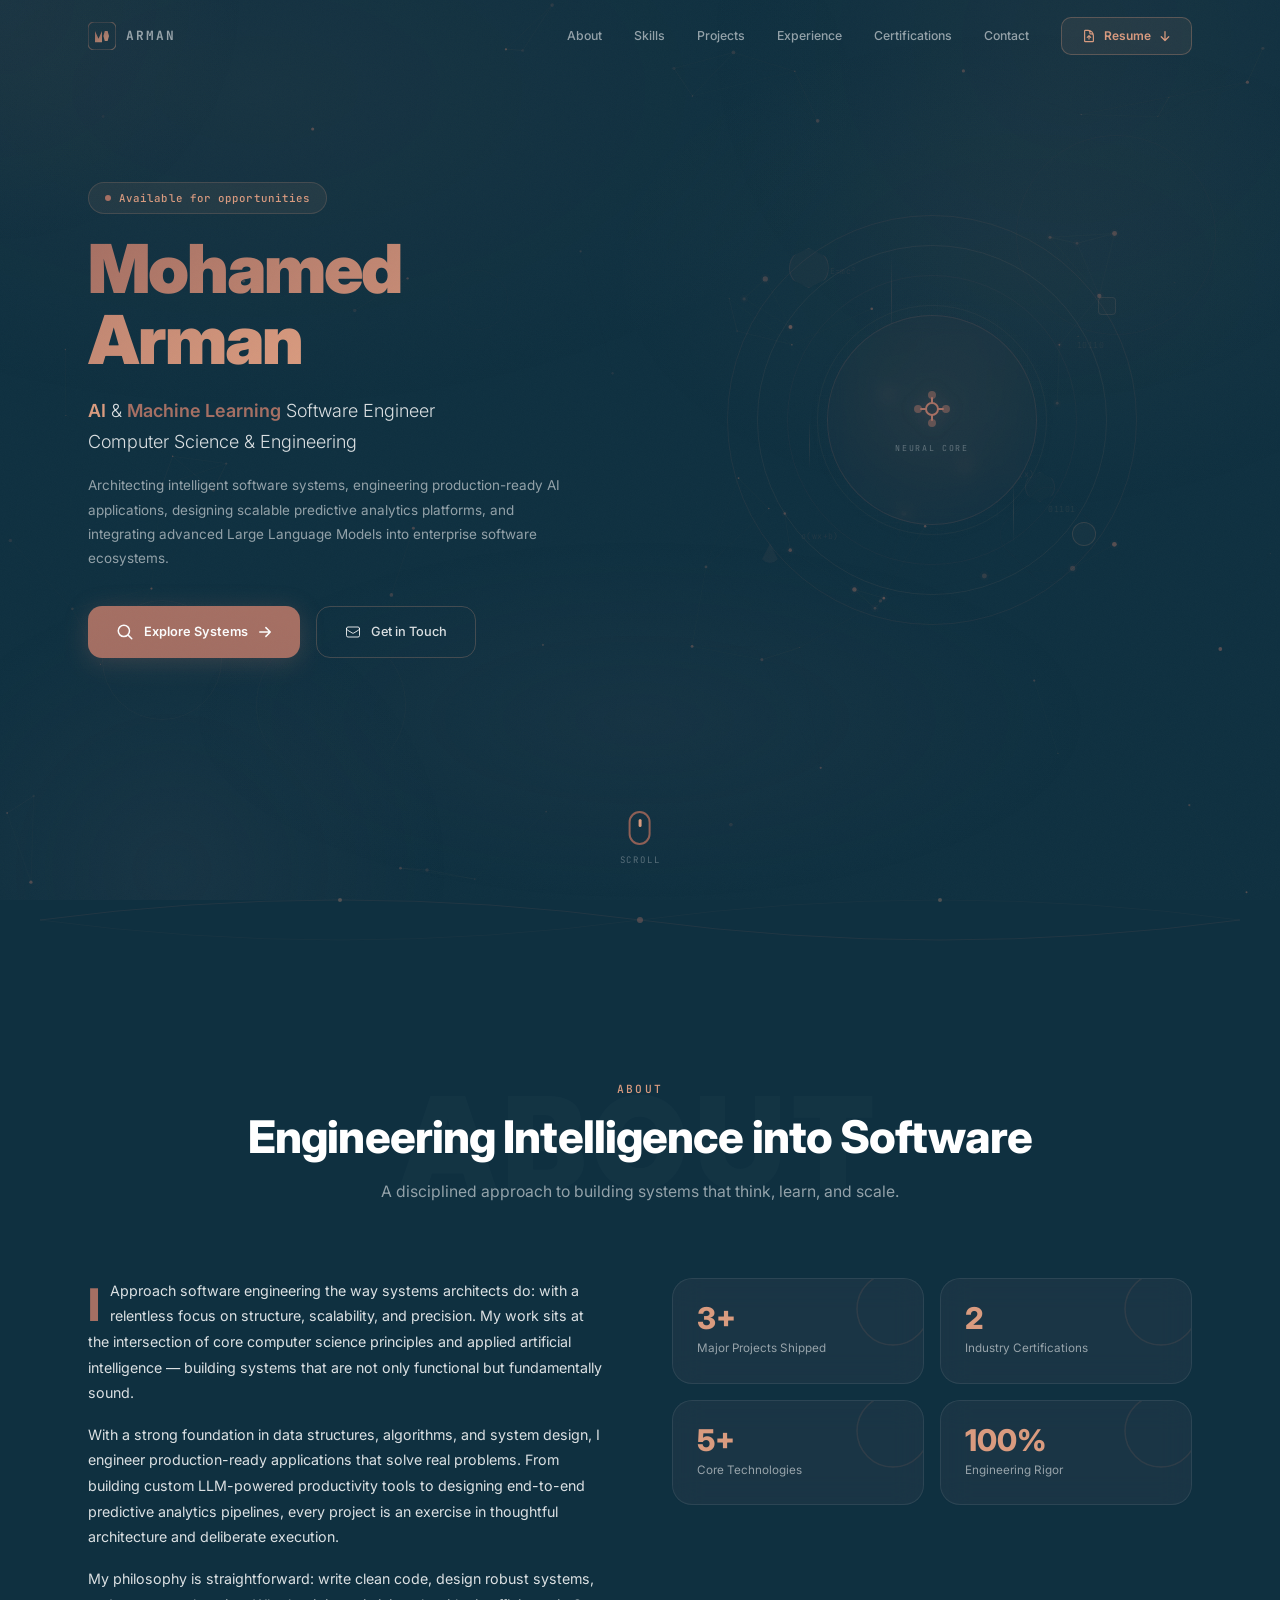
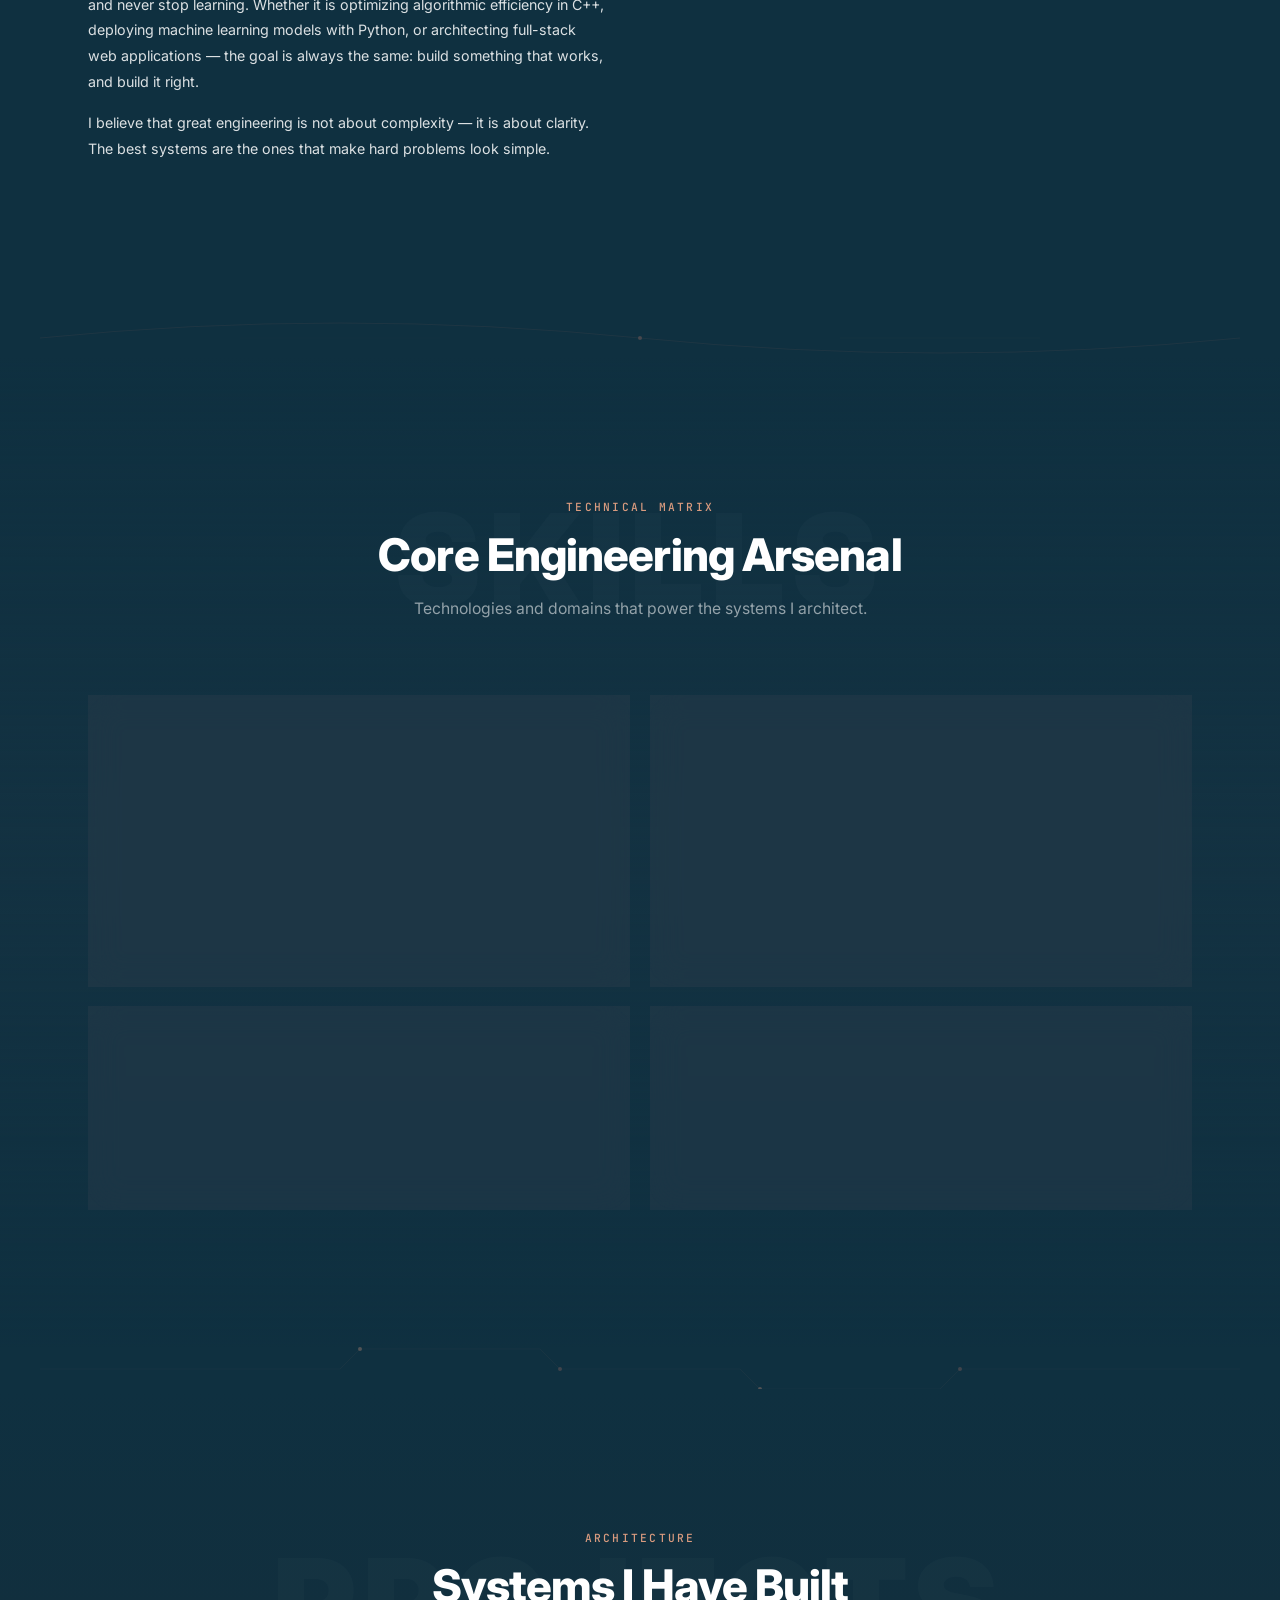
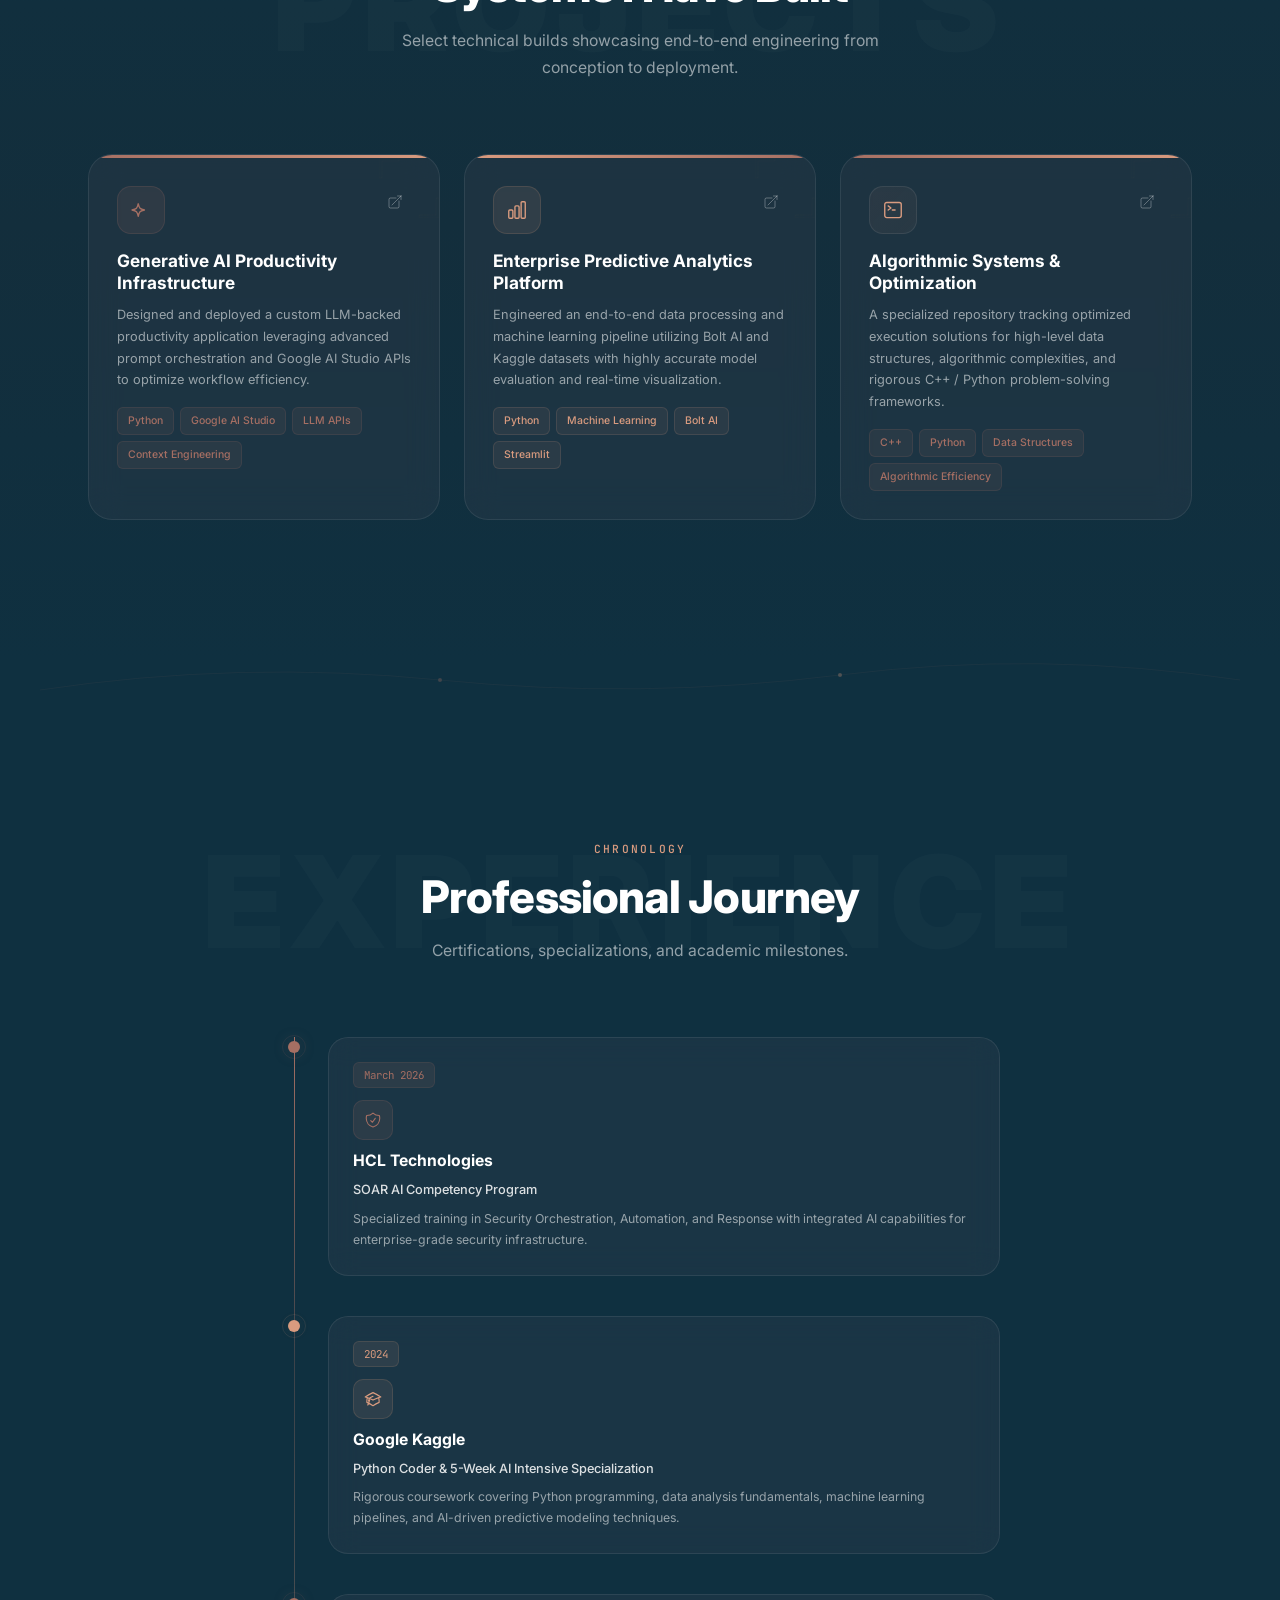
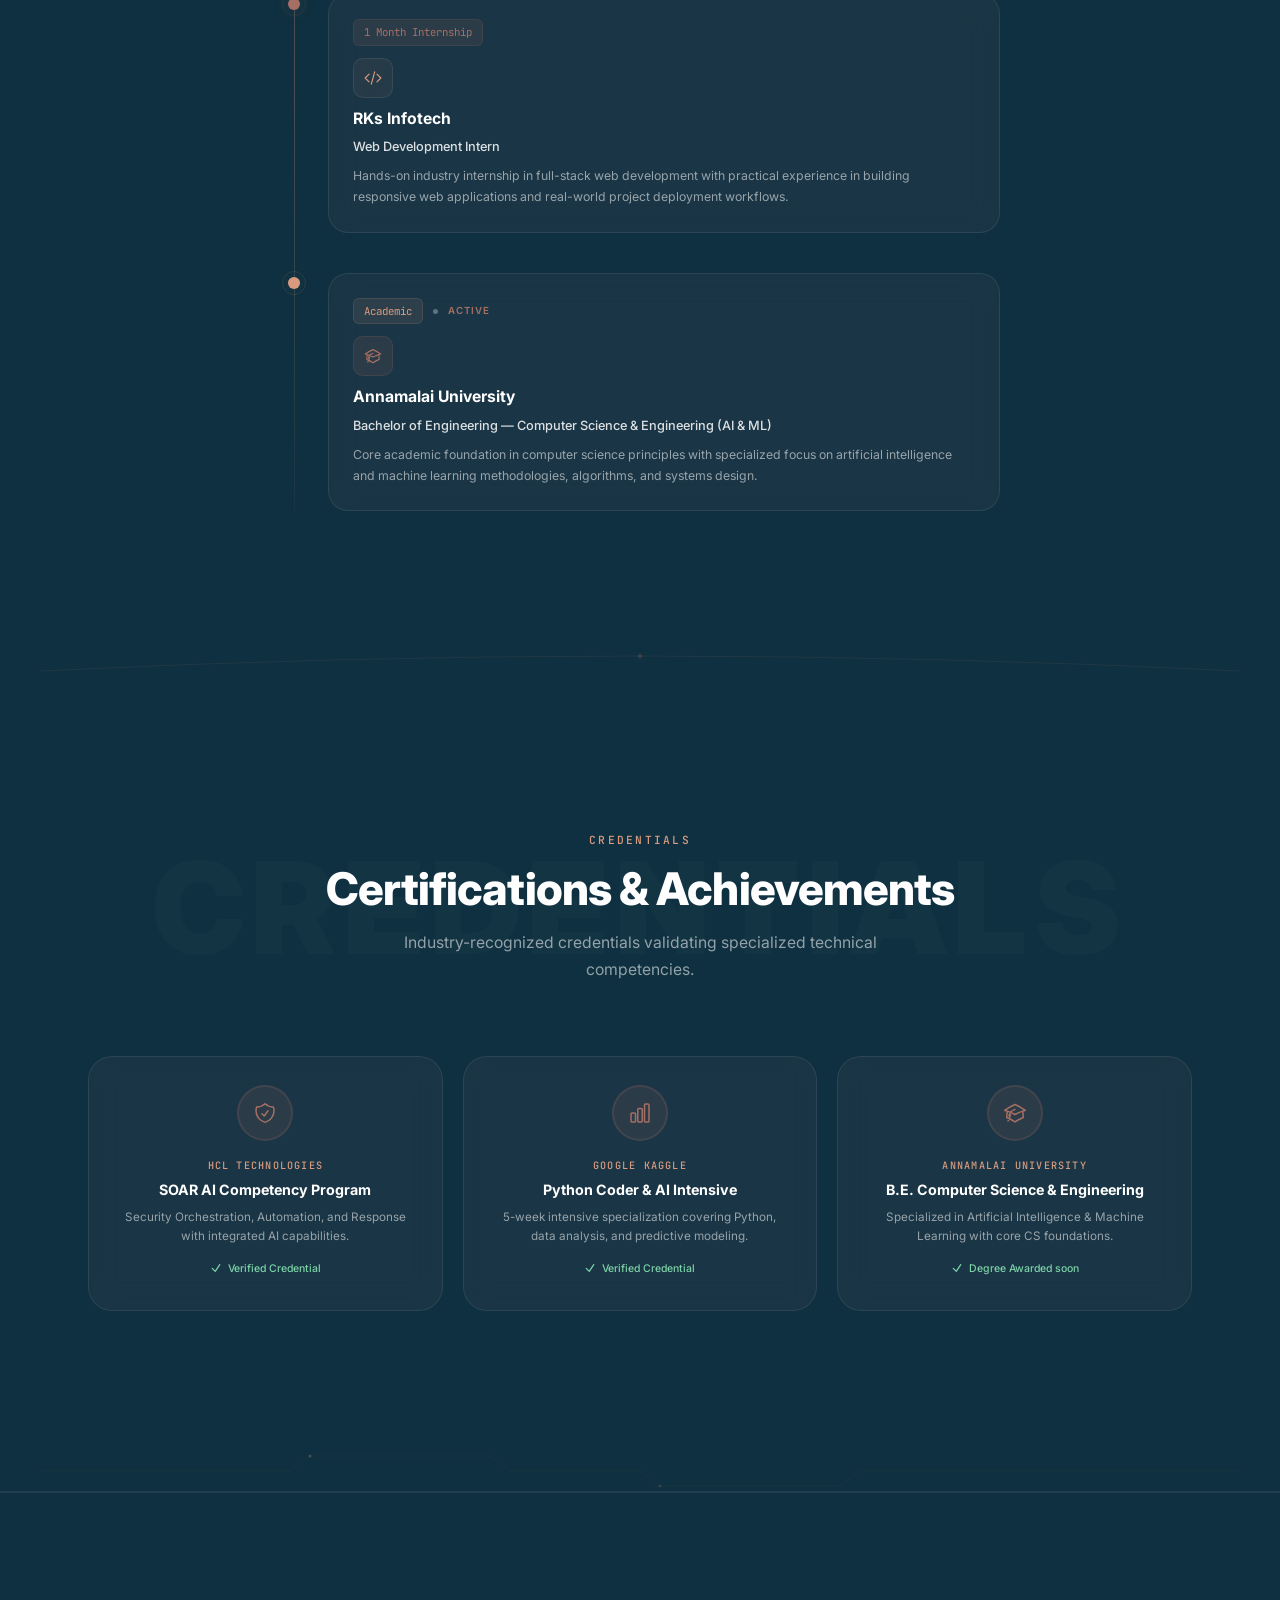
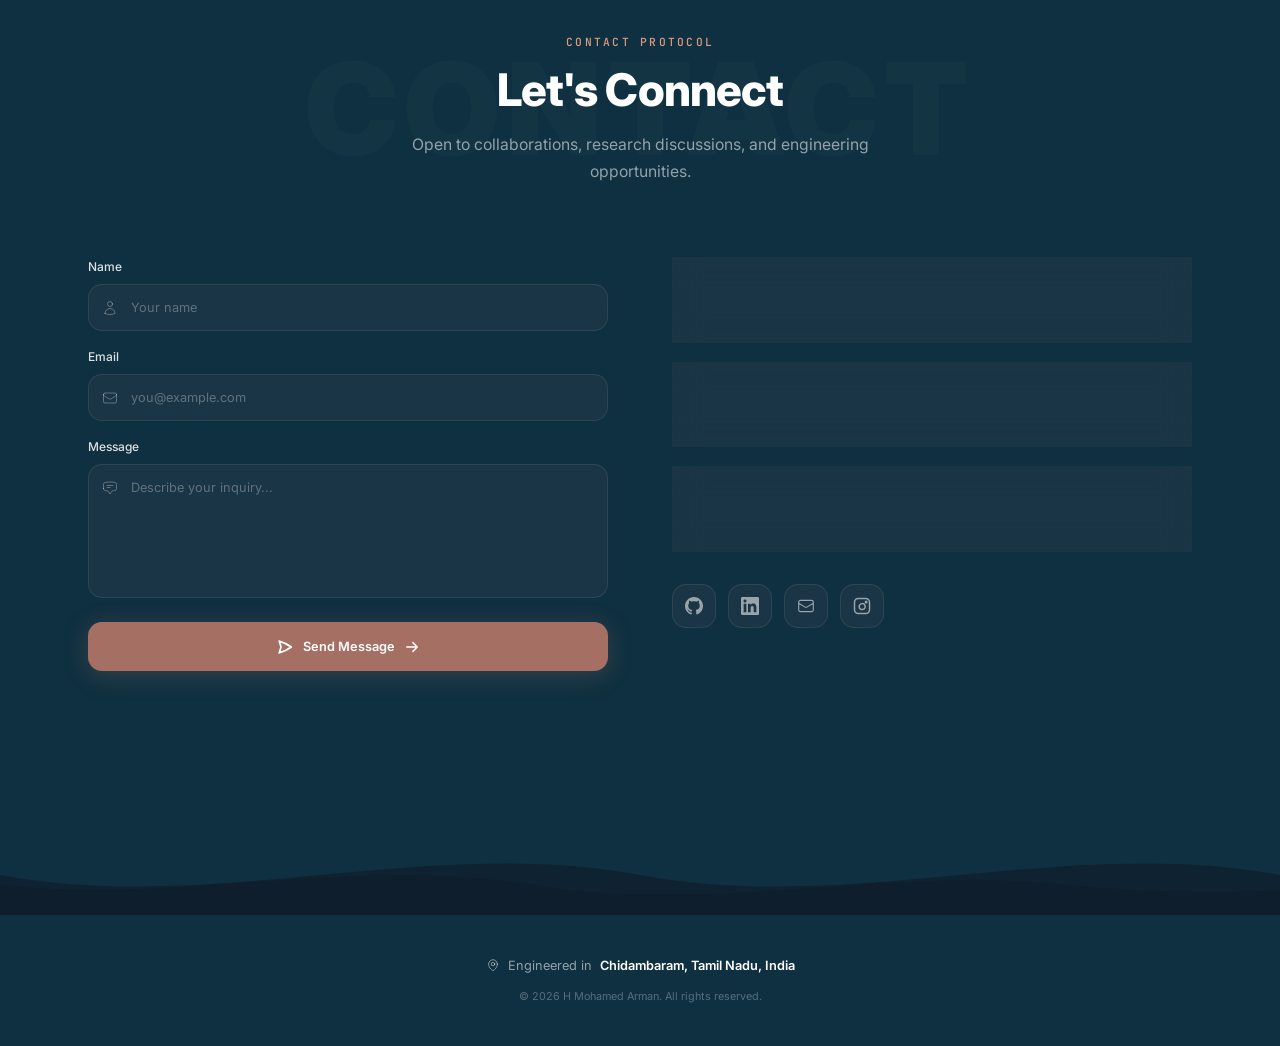
<file: index.html>
<!DOCTYPE html>
<html lang="en" class="scroll-smooth">
<head>
  <meta charset="UTF-8">
  <meta name="viewport" content="width=device-width, initial-scale=1.0">
  <meta http-equiv="X-UA-Compatible" content="IE=edge">

  <!-- Primary SEO -->
  <title>Mohamed Arman | AI/ML Software Engineer — Portfolio</title>
  <meta name="description" content="Mohamed Arman — AI & Machine Learning Software Engineer. Portfolio showcasing intelligent systems, predictive analytics, LLM integrations, and full-stack projects. Chidambaram, Tamil Nadu, India.">
  <meta name="keywords" content="Mohamed Arman, AI engineer, machine learning developer, LLM engineer, deep learning, predictive analytics, Python developer, C++ programmer, software engineer India, Chidambaram, Tamil Nadu, Annamalai University, HCL Technologies, Kaggle, Google AI Studio, artificial intelligence portfolio, full stack developer">
  <meta name="author" content="Mohamed Arman">
  <meta name="robots" content="index, follow, max-snippet:-1, max-image-preview:large, max-video-preview:-1">
  <link rel="canonical" href="https://mohamedarman.dev/">

  <!-- Open Graph / Facebook -->
  <meta property="og:type" content="profile">
  <meta property="og:title" content="Mohamed Arman | AI/ML Software Engineer">
  <meta property="og:description" content="Portfolio of Mohamed Arman — AI & Machine Learning Software Engineer specializing in intelligent systems, predictive analytics, and advanced LLM integrations.">
  <meta property="og:url" content="https://mohamedarman.dev/">
  <meta property="og:site_name" content="Mohamed Arman — Portfolio">
  <meta property="og:image" content="https://mohamedarman.dev/og-image.png">
  <meta property="og:image:width" content="1200">
  <meta property="og:image:height" content="630">
  <meta property="og:image:alt" content="Mohamed Arman — AI/ML Software Engineer Portfolio">
  <meta property="og:locale" content="en_IN">
  <meta property="profile:first_name" content="Mohamed">
  <meta property="profile:last_name" content="Arman">

  <!-- Twitter Card -->
  <meta name="twitter:card" content="summary_large_image">
  <meta name="twitter:title" content="Mohamed Arman | AI/ML Software Engineer">
  <meta name="twitter:description" content="AI & Machine Learning Software Engineer. Building intelligent systems, predictive analytics platforms, and advanced LLM integrations.">
  <meta name="twitter:image" content="https://mohamedarman.dev/og-image.png">
  <meta name="twitter:image:alt" content="Mohamed Arman — AI/ML Software Engineer Portfolio">

  <!-- Additional Meta -->
  <meta name="theme-color" content="#0F3040">
  <meta name="msapplication-TileColor" content="#0F3040">
  <meta name="application-name" content="Mohamed Arman Portfolio">
  <meta name="apple-mobile-web-app-title" content="Arman | AI SE">
  <meta name="apple-mobile-web-app-capable" content="yes">
  <meta name="apple-mobile-web-app-status-bar-style" content="black-translucent">

  <!-- Preconnect & Fonts -->
  <link rel="preconnect" href="https://fonts.googleapis.com">
  <link rel="preconnect" href="https://fonts.gstatic.com" crossorigin>
  <link href="https://fonts.googleapis.com/css2?family=Inter:wght@300;400;500;600;700;800;900&family=JetBrains+Mono:wght@400;500;600&display=swap" rel="stylesheet">
  <link rel="stylesheet" href="styles.css">

  <!-- Favicon -->
  <link rel="icon" type="image/svg+xml" href="data:image/svg+xml,<svg xmlns='http://www.w3.org/2000/svg' viewBox='0 0 100 100'><defs><linearGradient id='g' x1='0' y1='0' x2='1' y2='1'><stop offset='0%25' stop-color='%23A56F63'/><stop offset='100%25' stop-color='%23D99B7F'/></linearGradient></defs><rect width='100' height='100' rx='22' fill='%230F3040'/><path d='M25 72V32l12.5 28L50 32v40M55 50l5-18h10l5 18-5 18h-10L55 50z' fill='url(%23g)' opacity='0.9'/></svg>">
  <link rel="apple-touch-icon" href="data:image/svg+xml,<svg xmlns='http://www.w3.org/2000/svg' viewBox='0 0 100 100'><defs><linearGradient id='g' x1='0' y1='0' x2='1' y2='1'><stop offset='0%25' stop-color='%23A56F63'/><stop offset='100%25' stop-color='%23D99B7F'/></linearGradient></defs><rect width='100' height='100' rx='22' fill='%230F3040'/><path d='M25 72V32l12.5 28L50 32v40M55 50l5-18h10l5 18-5 18h-10L55 50z' fill='url(%23g)' opacity='0.9'/></svg>">

  <!-- JSON-LD Structured Data -->
  <script type="application/ld+json">
  {
    "@context": "https://schema.org",
    "@type": "Person",
    "name": "Mohamed Arman",
    "alternateName": ["Arman", "mohamed arman"],
    "url": "https://mohamedarman.dev/",
    "image": "https://mohamedarman.dev/og-image.png",
    "jobTitle": "AI/ML Software Engineer",
    "description": "Software Engineer specializing in Artificial Intelligence, Machine Learning, Deep Learning, LLM Integrations, and Predictive Analytics.",
    "address": {
      "@type": "PostalAddress",
      "addressLocality": "Chidambaram",
      "addressRegion": "Tamil Nadu",
      "addressCountry": "IN"
    },
    "alumniOf": {
      "@type": "CollegeOrUniversity",
      "name": "Annamalai University",
      "department": "Computer Science & Engineering (AI & ML)"
    },
    "knowsAbout": [
      "Artificial Intelligence", "Machine Learning", "Deep Learning",
      "Large Language Models", "Python Programming", "C++ Programming",
      "Predictive Analytics", "Prompt Engineering", "Data Structures",
      "Algorithm Design", "Software Engineering", "Web Development",
      "Google AI Studio", "Kaggle", "LLM Architecture"
    ],
    "sameAs": [
      "https://github.com/",
      "https://linkedin.com/"
    ],
    "hasCredential": [
      {
        "@type": "EducationalOccupationalCredential",
        "name": "SOAR AI Competency Program",
        "recognizedBy": { "@type": "Organization", "name": "HCL Technologies" }
      },
      {
        "@type": "EducationalOccupationalCredential",
        "name": "Python Coder & AI Intensive Specialization",
        "recognizedBy": { "@type": "Organization", "name": "Google Kaggle" }
      }
    ]
  }
  </script>
  <script type="application/ld+json">
  {
    "@context": "https://schema.org",
    "@type": "WebSite",
    "name": "Mohamed Arman — AI/ML Software Engineer Portfolio",
    "url": "https://mohamedarman.dev/",
    "description": "Portfolio of Mohamed Arman, an AI & Machine Learning Software Engineer building intelligent systems and predictive analytics platforms.",
    "author": { "@type": "Person", "name": "Mohamed Arman" },
    "inLanguage": "en-IN"
  }
  </script>
</head>
<body>

  <!-- LOADING SCREEN -->
  <div id="loader" role="status" aria-label="Loading">
    <div class="loader-logo">ARMAN<span style="color:rgba(255,255,255,0.3)"> // </span><span style="color:rgba(255,255,255,0.4)">AI&middot;SE</span></div>
    <div class="loader-bar-track"><div class="loader-bar-fill" id="loader-bar"></div></div>
  </div>

  <!-- SCROLL PROGRESS -->
  <div id="scroll-progress" aria-hidden="true"></div>

  <!-- MOUSE GLOW -->
  <div id="mouse-glow" aria-hidden="true"></div>

  <!-- NOISE TEXTURE -->
  <div id="noise" aria-hidden="true"></div>

  <!-- Floating Accent Shapes -->
  <div class="floating-shapes" aria-hidden="true">
    <div class="float-shape fs-1"></div>
    <div class="float-shape fs-2"></div>
    <div class="float-shape fs-3"></div>
    <div class="float-shape fs-4"></div>
    <div class="float-shape fs-5"></div>
  </div>

  <!-- ═══════ NAVIGATION ═══════ -->
  <header id="nav" role="banner">
    <div class="container nav-inner">
      <a href="#hero" class="nav-logo" aria-label="Arman — Home">
        <svg class="nav-monogram" width="28" height="28" viewBox="0 0 100 100" aria-hidden="true">
          <defs><linearGradient id="nav-g" x1="0" y1="0" x2="1" y2="1"><stop offset="0%" stop-color="#A56F63"/><stop offset="100%" stop-color="#D99B7F"/></linearGradient></defs>
          <rect width="100" height="100" rx="22" fill="none" stroke="url(#nav-g)" stroke-width="4" opacity="0.4"/>
          <path d="M25 72V32l12.5 28L50 32v40M55 50l5-18h10l5 18-5 18h-10L55 50z" fill="url(#nav-g)" opacity="0.85"/>
        </svg>
        <span>ARMAN</span>
      </a>

      <nav class="nav-links" aria-label="Primary navigation">
        <a href="#about" class="nav-link">About</a>
        <a href="#skills" class="nav-link">Skills</a>
        <a href="#projects" class="nav-link">Projects</a>
        <a href="#experience" class="nav-link">Experience</a>
        <a href="#certifications" class="nav-link">Certifications</a>
        <a href="#contact" class="nav-link">Contact</a>
        <a href="#" class="nav-resume" aria-label="Download resume">
          <svg width="14" height="14" fill="none" viewBox="0 0 24 24" stroke="currentColor" stroke-width="2"><path stroke-linecap="round" stroke-linejoin="round" d="M19.5 14.25v-2.625a3.375 3.375 0 00-3.375-3.375h-1.5A1.125 1.125 0 0113.5 7.125v-1.5a3.375 3.375 0 00-3.375-3.375H8.25m6.75 12l-3-3m0 0l-3 3m3-3v6m-1.5-15H5.625c-.621 0-1.125.504-1.125 1.125v17.25c0 .621.504 1.125 1.125 1.125h12.75c.621 0 1.125-.504 1.125-1.125V11.25a9 9 0 00-9-9z"/></svg>
          Resume
          <svg width="12" height="12" fill="none" viewBox="0 0 24 24" stroke="currentColor" stroke-width="2.5"><path stroke-linecap="round" stroke-linejoin="round" d="M19.5 13.5L12 21m0 0l-7.5-7.5M12 21V3"/></svg>
        </a>
      </nav>

      <button class="menu-toggle" id="menu-toggle" aria-label="Open menu" aria-expanded="false">
        <svg width="22" height="22" fill="none" viewBox="0 0 24 24" stroke="currentColor" stroke-width="2"><path stroke-linecap="round" stroke-linejoin="round" d="M3.75 6.75h16.5M3.75 12h16.5m-16.5 5.25h16.5"/></svg>
      </button>
    </div>
  </header>

  <!-- MOBILE MENU -->
  <div id="mobile-menu" role="dialog" aria-label="Mobile navigation">
    <button class="close-btn" id="menu-close" aria-label="Close menu">
      <svg width="24" height="24" fill="none" viewBox="0 0 24 24" stroke="currentColor" stroke-width="2"><path stroke-linecap="round" stroke-linejoin="round" d="M6 18L18 6M6 6l12 12"/></svg>
    </button>
    <a href="#about" class="mobile-link">About</a>
    <a href="#skills" class="mobile-link">Skills</a>
    <a href="#projects" class="mobile-link">Projects</a>
    <a href="#experience" class="mobile-link">Experience</a>
    <a href="#certifications" class="mobile-link">Certifications</a>
    <a href="#contact" class="mobile-link">Contact</a>
    <a href="#" class="btn-primary btn-light-sweep btn-ripple" style="margin-top:16px;">Download Resume</a>
  </div>

  <!-- ═══════ HERO ═══════ -->
  <section id="hero" class="section">
    <canvas id="hero-canvas" aria-hidden="true"></canvas>
    <div class="container hero-grid">
      <div data-reveal>
        <div class="hero-badge">
          <span class="dot"></span>
          Available for opportunities
        </div>
        <h1 class="hero-name">
          <span class="hero-gradient-text">Mohamed Arman</span>
        </h1>
        <h2 class="hero-subtitle">
          <strong>AI</strong> &amp; <em>Machine Learning</em> Software Engineer<br>
          Computer Science &amp; Engineering
        </h2>
        <p class="hero-desc">
          Architecting intelligent software systems, engineering production-ready AI applications, designing scalable predictive analytics platforms, and integrating advanced Large Language Models into enterprise software ecosystems.
        </p>
        <div class="hero-actions">
          <a href="#projects" class="btn-primary btn-light-sweep btn-ripple">
            <svg width="18" height="18" fill="none" viewBox="0 0 24 24" stroke="currentColor" stroke-width="2"><path stroke-linecap="round" stroke-linejoin="round" d="M21 21l-5.197-5.197m0 0A7.5 7.5 0 105.196 5.196a7.5 7.5 0 0010.607 10.607z"/></svg>
            Explore Systems
            <svg width="14" height="14" fill="none" viewBox="0 0 24 24" stroke="currentColor" stroke-width="2.5"><path stroke-linecap="round" stroke-linejoin="round" d="M13.5 4.5L21 12m0 0l-7.5 7.5M21 12H3"/></svg>
          </a>
          <a href="#contact" class="btn-ghost">
            <svg width="16" height="16" fill="none" viewBox="0 0 24 24" stroke="currentColor" stroke-width="1.5"><path stroke-linecap="round" stroke-linejoin="round" d="M21.75 6.75v10.5a2.25 2.25 0 01-2.25 2.25h-15a2.25 2.25 0 01-2.25-2.25V6.75m19.5 0A2.25 2.25 0 0019.5 4.5h-15a2.25 2.25 0 00-2.25 2.25m19.5 0v.243a2.25 2.25 0 01-1.07 1.916l-7.5 4.615a2.25 2.25 0 01-2.36 0L3.32 8.91a2.25 2.25 0 01-1.07-1.916V6.75"/></svg>
            Get in Touch
          </a>
        </div>
      </div>

      <!-- Hero Visual: Neural Network Artwork -->
      <div class="hero-visual" aria-hidden="true">
        <div class="neural-artwork">
          <!-- Blueprint grid overlay -->
          <div class="neural-grid"></div>
          
          <!-- Floating geometric shapes -->
          <div class="geo-shape geo-hexagon"></div>
          <div class="geo-shape geo-circle"></div>
          <div class="geo-shape geo-triangle"></div>
          <div class="geo-shape geo-square"></div>
          <div class="geo-shape geo-hex-2"></div>
          
          <!-- Orbital rings -->
          <div class="neural-ring ring-1"></div>
          <div class="neural-ring ring-2"></div>
          <div class="neural-ring ring-3"></div>
          <div class="neural-ring ring-4"></div>
          
          <!-- Central AI core -->
          <div class="ai-core">
            <div class="ai-core-pulse"></div>
            <div class="ai-core-ring"></div>
            <svg class="ai-core-icon" width="48" height="48" viewBox="0 0 24 24" fill="none" stroke="currentColor" stroke-width="1">
              <circle cx="12" cy="12" r="3"/>
              <circle cx="12" cy="5" r="1.5" fill="currentColor" opacity="0.5"/>
              <circle cx="19" cy="12" r="1.5" fill="currentColor" opacity="0.5"/>
              <circle cx="12" cy="19" r="1.5" fill="currentColor" opacity="0.5"/>
              <circle cx="5" cy="12" r="1.5" fill="currentColor" opacity="0.5"/>
              <line x1="12" y1="9" x2="12" y2="6.5" stroke-linecap="round"/>
              <line x1="15" y1="12" x2="17.5" y2="12" stroke-linecap="round"/>
              <line x1="12" y1="15" x2="12" y2="17.5" stroke-linecap="round"/>
              <line x1="9" y1="12" x2="6.5" y2="12" stroke-linecap="round"/>
            </svg>
            <span class="ai-core-label">NEURAL CORE</span>
          </div>
          
          <!-- Network nodes (SVG rendered by JS) -->
          <svg class="neural-nodes" viewBox="0 0 500 500">
            <!-- Static node positions rendered by JS -->
          </svg>
          
          <!-- Circuit traces -->
          <svg class="circuit-traces" viewBox="0 0 500 500">
            <path d="M50,250 Q125,200 200,250 T350,250" fill="none" stroke="rgba(165,111,99,0.08)" stroke-width="0.5"/>
            <path d="M100,400 Q200,350 300,400 T450,350" fill="none" stroke="rgba(217,155,127,0.06)" stroke-width="0.5"/>
            <path d="M250,50 Q300,125 250,200 T250,350" fill="none" stroke="rgba(165,111,99,0.05)" stroke-width="0.5"/>
          </svg>
          
          <!-- Floating equation/binary text -->
          <span class="neural-text nt-1">E=mc&sup2;</span>
          <span class="neural-text nt-2">01101</span>
          <span class="neural-text nt-3">&sigma;(wx+b)</span>
          <span class="neural-text nt-4">10110</span>
          <span class="neural-text nt-5">&nabla;f(x)</span>
          
          <!-- Data stream lines -->
          <div class="data-stream ds-1"></div>
          <div class="data-stream ds-2"></div>
          <div class="data-stream ds-3"></div>
        </div>
      </div>
    </div>

    <div class="scroll-indicator">
      <div class="scroll-mouse"><div class="scroll-wheel"></div></div>
      <span class="scroll-label">Scroll</span>
    </div>
  </section>

  <!-- Section Divider -->
  <div class="section-divider" aria-hidden="true">
    <svg viewBox="0 0 1200 80" preserveAspectRatio="none">
      <path d="M0,40 Q300,0 600,40 T1200,40" fill="none" stroke="rgba(165,111,99,0.12)" stroke-width="1"/>
      <path d="M0,40 Q300,80 600,40 T1200,40" fill="none" stroke="rgba(217,155,127,0.08)" stroke-width="0.5"/>
      <circle cx="600" cy="40" r="3" fill="#A56F63" opacity="0.4"/>
      <circle cx="300" cy="20" r="2" fill="#D99B7F" opacity="0.3"/>
      <circle cx="900" cy="20" r="2" fill="#D99B7F" opacity="0.3"/>
    </svg>
  </div>

  <!-- ═══════ ABOUT ═══════ -->
  <section id="about" class="section">
    <div class="container">
      <div class="section-header center" data-reveal>
        <span class="section-bg-title" aria-hidden="true">ABOUT</span>
        <p class="section-label">About</p>
        <h2 class="section-title">Engineering Intelligence into Software</h2>
        <p class="section-desc">A disciplined approach to building systems that think, learn, and scale.</p>
      </div>

      <div class="about-grid">
        <div class="about-text" data-reveal="left">
          <p>I Approach software engineering the way systems architects do: with a relentless focus on structure, scalability, and precision. My work sits at the intersection of core computer science principles and applied artificial intelligence — building systems that are not only functional but fundamentally sound.</p>
          <p>With a strong foundation in data structures, algorithms, and system design, I engineer production-ready applications that solve real problems. From building custom LLM-powered productivity tools to designing end-to-end predictive analytics pipelines, every project is an exercise in thoughtful architecture and deliberate execution.</p>
          <p>My philosophy is straightforward: write clean code, design robust systems, and never stop learning. Whether it is optimizing algorithmic efficiency in C++, deploying machine learning models with Python, or architecting full-stack web applications — the goal is always the same: build something that works, and build it right.</p>
          <p>I believe that great engineering is not about complexity — it is about clarity. The best systems are the ones that make hard problems look simple.</p>
        </div>
        <div class="about-stats" data-reveal="right">
          <div class="stat-card stagger-1">
            <div class="stat-ring" aria-hidden="true"><svg viewBox="0 0 80 80"><circle cx="40" cy="40" r="36" fill="none" stroke="rgba(217,155,127,0.12)" stroke-width="1.5"/><circle cx="40" cy="40" r="36" fill="none" stroke="#A56F63" stroke-width="1.5" stroke-dasharray="226" stroke-dashoffset="56" stroke-linecap="round" opacity="0.4"/></svg></div>
            <div class="stat-number">3+</div>
            <div class="stat-label">Major Projects Shipped</div>
          </div>
          <div class="stat-card stagger-2">
            <div class="stat-ring" aria-hidden="true"><svg viewBox="0 0 80 80"><circle cx="40" cy="40" r="36" fill="none" stroke="rgba(217,155,127,0.12)" stroke-width="1.5"/><circle cx="40" cy="40" r="36" fill="none" stroke="#A56F63" stroke-width="1.5" stroke-dasharray="226" stroke-dashoffset="56" stroke-linecap="round" opacity="0.4"/></svg></div>
            <div class="stat-number">2</div>
            <div class="stat-label">Industry Certifications</div>
          </div>
          <div class="stat-card stagger-3">
            <div class="stat-ring" aria-hidden="true"><svg viewBox="0 0 80 80"><circle cx="40" cy="40" r="36" fill="none" stroke="rgba(217,155,127,0.12)" stroke-width="1.5"/><circle cx="40" cy="40" r="36" fill="none" stroke="#A56F63" stroke-width="1.5" stroke-dasharray="226" stroke-dashoffset="56" stroke-linecap="round" opacity="0.4"/></svg></div>
            <div class="stat-number">5+</div>
            <div class="stat-label">Core Technologies</div>
          </div>
          <div class="stat-card stagger-4">
            <div class="stat-ring" aria-hidden="true"><svg viewBox="0 0 80 80"><circle cx="40" cy="40" r="36" fill="none" stroke="rgba(217,155,127,0.12)" stroke-width="1.5"/><circle cx="40" cy="40" r="36" fill="none" stroke="#A56F63" stroke-width="1.5" stroke-dasharray="226" stroke-dashoffset="56" stroke-linecap="round" opacity="0.4"/></svg></div>
            <div class="stat-number">100%</div>
            <div class="stat-label">Engineering Rigor</div>
          </div>
        </div>
      </div>
    </div>
  </section>

  <div class="section-divider" aria-hidden="true">
    <svg viewBox="0 0 1200 80" preserveAspectRatio="none">
      <path d="M0,40 Q300,10 600,40 T1200,40" fill="none" stroke="rgba(165,111,99,0.10)" stroke-width="1"/>
      <line x1="200" y1="40" x2="400" y2="40" stroke="rgba(165,111,99,0.06)" stroke-width="0.5"/>
      <line x1="800" y1="40" x2="1000" y2="40" stroke="rgba(217,155,127,0.06)" stroke-width="0.5"/>
      <circle cx="600" cy="40" r="2" fill="#A56F63" opacity="0.35"/>
    </svg>
  </div>

  <!-- ═══════ SKILLS ═══════ -->
  <section id="skills" class="section">
    <div class="container">
      <div class="section-header center" data-reveal>
        <span class="section-bg-title" aria-hidden="true">SKILLS</span>
        <p class="section-label">Technical Matrix</p>
        <h2 class="section-title">Core Engineering Arsenal</h2>
        <p class="section-desc">Technologies and domains that power the systems I architect.</p>
      </div>

      <div class="skills-grid" data-reveal>
        <!-- Engineering Core -->
        <div class="skill-domain" data-domain="engineering">
          <div class="skill-domain-header">
            <div class="skill-icon primary">
              <svg width="20" height="20" fill="none" viewBox="0 0 24 24" stroke="currentColor" stroke-width="1.5"><path stroke-linecap="round" stroke-linejoin="round" d="M8.25 3v1.5M4.5 8.25H3m18 0h-1.5M4.5 12H3m18 0h-1.5M4.5 15.75H3m18 0h-1.5M8.25 19.5V21M12 3v1.5m0 15V21m3.75-18v1.5m0 15V21m-9-1.5h10.5a2.25 2.25 0 002.25-2.25V6.75a2.25 2.25 0 00-2.25-2.25H6.75A2.25 2.25 0 004.5 6.75v10.5a2.25 2.25 0 002.25 2.25zm.75-12h9v9h-9v-9z"/></svg>
            </div>
            <div>
              <div class="skill-domain-title">Engineering Core</div>
              <div class="skill-domain-sub">Systems &amp; Infrastructure</div>
            </div>
          </div>
          <div class="skill-chips">
            <span class="skill-chip" data-skill="cpp"><svg width="12" height="12" fill="none" viewBox="0 0 24 24" stroke="currentColor" stroke-width="2"><path stroke-linecap="round" stroke-linejoin="round" d="M17.25 6.75L22.5 12l-5.25 5.25m-10.5 0L1.5 12l5.25-5.25m7.5-3l-4.5 16.5"/></svg>C++</span>
            <span class="skill-chip" data-skill="python"><svg width="12" height="12" fill="none" viewBox="0 0 24 24" stroke="currentColor" stroke-width="2"><path stroke-linecap="round" stroke-linejoin="round" d="M14.25 9.75L16.5 12l-2.25 2.25m-4.5 0L7.5 12l2.25-2.25M6 20.25h12A2.25 2.25 0 0020.25 18V6A2.25 2.25 0 0018 3.75H6A2.25 2.25 0 003.75 6v12A2.25 2.25 0 006 20.25z"/></svg>Python</span>
            <span class="skill-chip" data-skill="sql"><svg width="12" height="12" fill="none" viewBox="0 0 24 24" stroke="currentColor" stroke-width="2"><path stroke-linecap="round" stroke-linejoin="round" d="M20.25 6.375c0 2.278-3.694 4.125-8.25 4.125S3.75 8.653 3.75 6.375m16.5 0c0-2.278-3.694-4.125-8.25-4.125S3.75 4.097 3.75 6.375m16.5 0v11.25c0 2.278-3.694 4.125-8.25 4.125s-8.25-1.847-8.25-4.125V6.375"/></svg>SQL</span>
            <span class="skill-chip" data-skill="os"><svg width="12" height="12" fill="none" viewBox="0 0 24 24" stroke="currentColor" stroke-width="2"><path stroke-linecap="round" stroke-linejoin="round" d="M6.75 7.5l3 2.25-3 2.25m4.5 0h3m-9 8.25h13.5A2.25 2.25 0 0021 18V6a2.25 2.25 0 00-2.25-2.25H5.25A2.25 2.25 0 003 6v12a2.25 2.25 0 002.25 2.25z"/></svg>Operating Systems</span>
            <span class="skill-chip" data-skill="dbms"><svg width="12" height="12" fill="none" viewBox="0 0 24 24" stroke="currentColor" stroke-width="2"><path stroke-linecap="round" stroke-linejoin="round" d="M20.25 6.375c0 2.278-3.694 4.125-8.25 4.125S3.75 8.653 3.75 6.375m16.5 0c0-2.278-3.694-4.125-8.25-4.125S3.75 4.097 3.75 6.375m16.5 0v11.25c0 2.278-3.694 4.125-8.25 4.125s-8.25-1.847-8.25-4.125V6.375m16.5 0v3.75m-16.5-3.75v3.75m16.5 0v3.75C20.25 16.153 16.556 18 12 18s-8.25-1.847-8.25-4.125v-3.75m16.5 0c0 2.278-3.694 4.125-8.25 4.125s-8.25-1.847-8.25-4.125"/></svg>DBMS</span>
            <span class="skill-chip" data-skill="arch"><svg width="12" height="12" fill="none" viewBox="0 0 24 24" stroke="currentColor" stroke-width="2"><path stroke-linecap="round" stroke-linejoin="round" d="M21 7.5l-9-5.25L3 7.5m18 0l-9 5.25m9-5.25v9l-9 5.25M3 7.5l9 5.25M3 7.5v9l9 5.25m0-9v9"/></svg>Computer Architecture</span>
            <span class="skill-chip" data-skill="dsa"><svg width="12" height="12" fill="none" viewBox="0 0 24 24" stroke="currentColor" stroke-width="2"><path stroke-linecap="round" stroke-linejoin="round" d="M3.75 12h16.5m-16.5 3.75h16.5M3.75 19.5h16.5M5.625 4.5h12.75a1.875 1.875 0 010 3.75H5.625a1.875 1.875 0 010-3.75z"/></svg>Data Structures &amp; Algorithms</span>
          </div>
        </div>

        <!-- AI & ML -->
        <div class="skill-domain" data-domain="ai">
          <div class="skill-domain-header">
            <div class="skill-icon secondary">
              <svg width="20" height="20" fill="none" viewBox="0 0 24 24" stroke="currentColor" stroke-width="1.5"><path stroke-linecap="round" stroke-linejoin="round" d="M9.813 15.904L9 18.75l-.813-2.846a4.5 4.5 0 00-3.09-3.09L2.25 12l2.846-.813a4.5 4.5 0 003.09-3.09L9 5.25l.813 2.846a4.5 4.5 0 003.09 3.09L15.75 12l-2.846.813a4.5 4.5 0 00-3.09 3.09z"/><path stroke-linecap="round" stroke-linejoin="round" d="M18.259 8.715L18 9.75l-.259-1.035a3.375 3.375 0 00-2.455-2.456L14.25 6l1.036-.259a3.375 3.375 0 002.455-2.456L18 2.25l.259 1.035a3.375 3.375 0 002.455 2.456L21.75 6l-1.036.259a3.375 3.375 0 00-2.455 2.456z"/></svg>
            </div>
            <div>
              <div class="skill-domain-title">Artificial Intelligence</div>
              <div class="skill-domain-sub">Machine Learning &amp; LLMs</div>
            </div>
          </div>
          <div class="skill-chips">
            <span class="skill-chip" data-skill="ai-studio"><svg width="12" height="12" fill="none" viewBox="0 0 24 24" stroke="currentColor" stroke-width="2"><path stroke-linecap="round" stroke-linejoin="round" d="M9.813 15.904L9 18.75l-.813-2.846"/></svg>Google AI Studio</span>
            <span class="skill-chip" data-skill="bolt"><svg width="12" height="12" fill="none" viewBox="0 0 24 24" stroke="currentColor" stroke-width="2"><path stroke-linecap="round" stroke-linejoin="round" d="M3.75 13.5l10.5-11.25L12 10.5h8.25L9.75 21.75 12 13.5H3.75z"/></svg>Bolt AI</span>
            <span class="skill-chip" data-skill="kaggle"><svg width="12" height="12" fill="none" viewBox="0 0 24 24" stroke="currentColor" stroke-width="2"><path stroke-linecap="round" stroke-linejoin="round" d="M3 13.125C3 12.504 3.504 12 4.125 12h2.25c.621 0 1.125.504 1.125 1.125v6.75C7.5 20.496 6.996 21 6.375 21h-2.25A1.125 1.125 0 013 19.875v-6.75z"/></svg>Kaggle</span>
            <span class="skill-chip" data-skill="prompt"><svg width="12" height="12" fill="none" viewBox="0 0 24 24" stroke="currentColor" stroke-width="2"><path stroke-linecap="round" stroke-linejoin="round" d="M7.5 8.25h9m-9 3H12m-9.75 1.51c0 1.6 1.123 2.994 2.707 3.227"/></svg>Prompt Engineering</span>
            <span class="skill-chip" data-skill="llm"><svg width="12" height="12" fill="none" viewBox="0 0 24 24" stroke="currentColor" stroke-width="2"><path stroke-linecap="round" stroke-linejoin="round" d="M9.75 3.104v5.714a2.25 2.25 0 01-.659 1.591L5 14.5M9.75 3.104c-.251.023-.501.05-.75.082m.75-.082a24.301 24.301 0 014.5 0m0 0v5.714c0 .597.237 1.17.659 1.591L19.8 15.3"/></svg>LLM Architecture</span>
            <span class="skill-chip" data-skill="context"><svg width="12" height="12" fill="none" viewBox="0 0 24 24" stroke="currentColor" stroke-width="2"><path stroke-linecap="round" stroke-linejoin="round" d="M9.594 3.94c.09-.542.56-.94 1.11-.94h2.593c.55 0 1.02.398 1.11.94l.213 1.281c.063.374.313.686.645.87.074.04.147.083.22.127.324.196.72.257 1.075.124l1.217-.456a1.125 1.125 0 011.37.49l1.296 2.247a1.125 1.125 0 01-.26 1.431l-1.003.827c-.293.24-.438.613-.431.992a6.759 6.759 0 010 .255c-.007.378.138.75.43.99l1.005.828c.424.35.534.954.26 1.43l-1.298 2.247a1.125 1.125 0 01-1.369.491l-1.217-.456c-.355-.133-.75-.072-1.076.124a6.57 6.57 0 01-.22.128c-.331.183-.581.495-.644.869l-.213 1.28c-.09.543-.56.941-1.11.941h-2.594c-.55 0-1.02-.398-1.11-.94l-.213-1.281c-.062-.374-.312-.686-.644-.87a6.52 6.52 0 01-.22-.127c-.325-.196-.72-.257-1.076-.124l-1.217.456a1.125 1.125 0 01-1.369-.49l-1.297-2.247a1.125 1.125 0 01.26-1.431l1.004-.827c.292-.24.437-.613.43-.992a6.932 6.932 0 010-.255c.007-.378-.138-.75-.43-.99l-1.004-.828a1.125 1.125 0 01-.26-1.43l1.297-2.247a1.125 1.125 0 011.37-.491l1.216.456c.356.133.751.072 1.076-.124.072-.044.146-.087.22-.128.332-.183.582-.495.644-.869l.214-1.281z"/><path stroke-linecap="round" stroke-linejoin="round" d="M15 12a3 3 0 11-6 0 3 3 0 016 0z"/></svg>Context Engineering</span>
            <span class="skill-chip" data-skill="ml"><svg width="12" height="12" fill="none" viewBox="0 0 24 24" stroke="currentColor" stroke-width="2"><path stroke-linecap="round" stroke-linejoin="round" d="M3.75 13.5l10.5-11.25L12 10.5h8.25L9.75 21.75 12 13.5H3.75z"/></svg>Machine Learning</span>
            <span class="skill-chip" data-skill="dl"><svg width="12" height="12" fill="none" viewBox="0 0 24 24" stroke="currentColor" stroke-width="2"><path stroke-linecap="round" stroke-linejoin="round" d="M9.813 15.904L9 18.75l-.813-2.846a4.5 4.5 0 00-3.09-3.09L2.25 12"/></svg>Deep Learning</span>
            <span class="skill-chip" data-skill="data"><svg width="12" height="12" fill="none" viewBox="0 0 24 24" stroke="currentColor" stroke-width="2"><path stroke-linecap="round" stroke-linejoin="round" d="M3 13.125C3 12.504 3.504 12 4.125 12h2.25c.621 0 1.125.504 1.125 1.125v6.75C7.5 20.496 6.996 21 6.375 21h-2.25A1.125 1.125 0 013 19.875v-6.75z"/></svg>Data Analysis</span>
          </div>
        </div>

        <!-- Frontend -->
        <div class="skill-domain" data-domain="frontend">
          <div class="skill-domain-header">
            <div class="skill-icon tertiary">
              <svg width="20" height="20" fill="none" viewBox="0 0 24 24" stroke="currentColor" stroke-width="1.5"><path stroke-linecap="round" stroke-linejoin="round" d="M6.75 7.5l3 2.25-3 2.25m4.5 0h3m-9 8.25h13.5A2.25 2.25 0 0021 18V6a2.25 2.25 0 00-2.25-2.25H5.25A2.25 2.25 0 003 6v12a2.25 2.25 0 002.25 2.25z"/></svg>
            </div>
            <div>
              <div class="skill-domain-title">Frontend Engineering</div>
              <div class="skill-domain-sub">Interfaces &amp; Experiences</div>
            </div>
          </div>
          <div class="skill-chips">
            <span class="skill-chip" data-skill="react"><svg width="12" height="12" fill="none" viewBox="0 0 24 24" stroke="currentColor" stroke-width="2"><path stroke-linecap="round" stroke-linejoin="round" d="M9.75 3.104v5.714a2.25 2.25 0 01-.659 1.591L5 14.5"/></svg>React</span>
            <span class="skill-chip" data-skill="html"><svg width="12" height="12" fill="none" viewBox="0 0 24 24" stroke="currentColor" stroke-width="2"><path stroke-linecap="round" stroke-linejoin="round" d="M17.25 6.75L22.5 12l-5.25 5.25m-10.5 0L1.5 12l5.25-5.25"/></svg>HTML5</span>
            <span class="skill-chip" data-skill="css"><svg width="12" height="12" fill="none" viewBox="0 0 24 24" stroke="currentColor" stroke-width="2"><path stroke-linecap="round" stroke-linejoin="round" d="M9.53 16.122a3 3 0 00-5.78 1.128 2.25 2.25 0 01-2.4 2.245 4.5 4.5 0 008.4-2.245c0-.399-.078-.78-.22-1.128z"/></svg>CSS3</span>
            <span class="skill-chip" data-skill="js"><svg width="12" height="12" fill="none" viewBox="0 0 24 24" stroke="currentColor" stroke-width="2"><path stroke-linecap="round" stroke-linejoin="round" d="M14.25 9.75L16.5 12l-2.25 2.25m-4.5 0L7.5 12l2.25-2.25"/></svg>JavaScript</span>
            <span class="skill-chip" data-skill="tailwind"><svg width="12" height="12" fill="none" viewBox="0 0 24 24" stroke="currentColor" stroke-width="2"><path stroke-linecap="round" stroke-linejoin="round" d="M9.53 16.122a3 3 0 00-5.78 1.128 2.25 2.25 0 01-2.4 2.245 4.5 4.5 0 008.4-2.245z"/></svg>Tailwind CSS</span>
          </div>
        </div>

        <!-- Backend -->
        <div class="skill-domain" data-domain="backend">
          <div class="skill-domain-header">
            <div class="skill-icon primary">
              <svg width="20" height="20" fill="none" viewBox="0 0 24 24" stroke="currentColor" stroke-width="1.5"><path stroke-linecap="round" stroke-linejoin="round" d="M5.25 14.25h13.5m-13.5 0a3 3 0 01-3-3m3 3a3 3 0 100 6h13.5a3 3 0 100-6m-16.5-3a3 3 0 013-3h13.5a3 3 0 013 3m-19.5 0a4.5 4.5 0 01.9-2.7L5.737 5.1a3.375 3.375 0 012.7-1.35h7.126c1.062 0 2.062.5 2.7 1.35l2.587 3.45a4.5 4.5 0 01.9 2.7m0 0a3 3 0 01-3 3m0 3h.008v.008h-.008v-.008zm0-6h.008v.008h-.008v-.008zm-3 6h.008v.008h-.008v-.008zm0-6h.008v.008h-.008v-.008z"/></svg>
            </div>
            <div>
              <div class="skill-domain-title">Backend Engineering</div>
              <div class="skill-domain-sub">APIs &amp; Infrastructure</div>
            </div>
          </div>
          <div class="skill-chips">
            <span class="skill-chip" data-skill="python-be"><svg width="12" height="12" fill="none" viewBox="0 0 24 24" stroke="currentColor" stroke-width="2"><path stroke-linecap="round" stroke-linejoin="round" d="M14.25 9.75L16.5 12l-2.25 2.25m-4.5 0L7.5 12l2.25-2.25M6 20.25h12A2.25 2.25 0 0020.25 18V6A2.25 2.25 0 0018 3.75H6A2.25 2.25 0 003.75 6v12A2.25 2.25 0 006 20.25z"/></svg>Python</span>
            <span class="skill-chip" data-skill="api"><svg width="12" height="12" fill="none" viewBox="0 0 24 24" stroke="currentColor" stroke-width="2"><path stroke-linecap="round" stroke-linejoin="round" d="M13.19 8.688a4.5 4.5 0 011.242 7.244l-4.5 4.5a4.5 4.5 0 01-6.364-6.364l1.757-1.757m13.35-.622l1.757-1.757a4.5 4.5 0 00-6.364-6.364l-4.5 4.5a4.5 4.5 0 001.242 7.244"/></svg>REST APIs</span>
            <span class="skill-chip" data-skill="auth"><svg width="12" height="12" fill="none" viewBox="0 0 24 24" stroke="currentColor" stroke-width="2"><path stroke-linecap="round" stroke-linejoin="round" d="M16.5 10.5V6.75a4.5 4.5 0 10-9 0v3.75m-.75 11.25h10.5a2.25 2.25 0 002.25-2.25v-6.75a2.25 2.25 0 00-2.25-2.25H6.75a2.25 2.25 0 00-2.25 2.25v6.75a2.25 2.25 0 002.25 2.25z"/></svg>Authentication</span>
            <span class="skill-chip" data-skill="streamlit"><svg width="12" height="12" fill="none" viewBox="0 0 24 24" stroke="currentColor" stroke-width="2"><path stroke-linecap="round" stroke-linejoin="round" d="M3.75 3v11.25A2.25 2.25 0 006 16.5h2.25M3.75 3h-1.5m1.5 0h16.5m0 0h1.5m-1.5 0v11.25A2.25 2.25 0 0118 16.5h-2.25m-7.5 0h7.5m-7.5 0l-1 3m8.5-3l1 3m0 0l.5 1.5m-.5-1.5h-9.5m0 0l-.5 1.5"/></svg>Streamlit</span>
          </div>
        </div>
      </div>
    </div>
  </section>

  <div class="section-divider divider-circuit" aria-hidden="true">
    <svg viewBox="0 0 1200 80" preserveAspectRatio="none">
      <path d="M0,40 H300 L320,20 H500 L520,40 H700 L720,60 H900 L920,40 H1200" fill="none" stroke="rgba(165,111,99,0.10)" stroke-width="0.8"/>
      <circle cx="320" cy="20" r="2" fill="#D99B7F" opacity="0.4"/>
      <circle cx="520" cy="40" r="2" fill="#A56F63" opacity="0.4"/>
      <circle cx="720" cy="60" r="2" fill="#D99B7F" opacity="0.4"/>
      <circle cx="920" cy="40" r="2" fill="#A56F63" opacity="0.4"/>
    </svg>
  </div>

  <!-- ═══════ PROJECTS ═══════ -->
  <section id="projects" class="section">
    <div class="container">
      <div class="section-header center" data-reveal>
        <span class="section-bg-title" aria-hidden="true">PROJECTS</span>
        <p class="section-label">Architecture</p>
        <h2 class="section-title">Systems I Have Built</h2>
        <p class="section-desc">Select technical builds showcasing end-to-end engineering from conception to deployment.</p>
      </div>

      <div class="projects-grid" data-reveal="scale">
        <!-- Project 1: Generative AI -->
        <article class="project-card" data-skills="python,ai-studio,llm,prompt,context">
          <div class="project-accent"></div>
          <div class="project-body">
            <div class="project-card-deco" aria-hidden="true">
              <svg width="60" height="60" viewBox="0 0 60 60"><path d="M0,0 L20,0 L20,3 L3,3 L3,20 L0,20Z" fill="none" stroke="rgba(165,111,99,0.15)" stroke-width="0.5"/><path d="M60,60 L40,60 L40,57 L57,57 L57,40 L60,40Z" fill="none" stroke="rgba(165,111,99,0.15)" stroke-width="0.5"/></svg>
            </div>
            <div class="project-top">
              <div class="project-icon skill-icon primary">
                <svg width="22" height="22" fill="none" viewBox="0 0 24 24" stroke="currentColor" stroke-width="1.5"><path stroke-linecap="round" stroke-linejoin="round" d="M9.813 15.904L9 18.75l-.813-2.846a4.5 4.5 0 00-3.09-3.09L2.25 12l2.846-.813a4.5 4.5 0 003.09-3.09L9 5.25l.813 2.846a4.5 4.5 0 003.09 3.09L15.75 12l-2.846.813a4.5 4.5 0 00-3.09 3.09z"/></svg>
              </div>
              <a href="#" class="project-link" aria-label="View repository">
                <svg width="16" height="16" fill="none" viewBox="0 0 24 24" stroke="currentColor" stroke-width="1.5"><path stroke-linecap="round" stroke-linejoin="round" d="M13.5 6H5.25A2.25 2.25 0 003 8.25v10.5A2.25 2.25 0 005.25 21h10.5A2.25 2.25 0 0018 18.75V10.5m-10.5 6L21 3m0 0h-5.25M21 3v5.25"/></svg>
              </a>
            </div>
            <h3 class="project-title">Generative AI Productivity Infrastructure</h3>
            <p class="project-desc">Designed and deployed a custom LLM-backed productivity application leveraging advanced prompt orchestration and Google AI Studio APIs to optimize workflow efficiency.</p>
            <div class="project-tags">
              <span class="project-tag primary">Python</span>
              <span class="project-tag primary">Google AI Studio</span>
              <span class="project-tag primary">LLM APIs</span>
              <span class="project-tag primary">Context Engineering</span>
            </div>
          </div>
        </article>

        <!-- Project 2: Predictive Analytics -->
        <article class="project-card" data-skills="python,kaggle,bolt,ml,data,react,streamlit">
          <div class="project-accent reverse"></div>
          <div class="project-body">
            <div class="project-card-deco" aria-hidden="true">
              <svg width="60" height="60" viewBox="0 0 60 60"><path d="M0,0 L20,0 L20,3 L3,3 L3,20 L0,20Z" fill="none" stroke="rgba(165,111,99,0.15)" stroke-width="0.5"/><path d="M60,60 L40,60 L40,57 L57,57 L57,40 L60,40Z" fill="none" stroke="rgba(165,111,99,0.15)" stroke-width="0.5"/></svg>
            </div>
            <div class="project-top">
              <div class="project-icon skill-icon secondary">
                <svg width="22" height="22" fill="none" viewBox="0 0 24 24" stroke="currentColor" stroke-width="1.5"><path stroke-linecap="round" stroke-linejoin="round" d="M3 13.125C3 12.504 3.504 12 4.125 12h2.25c.621 0 1.125.504 1.125 1.125v6.75C7.5 20.496 6.996 21 6.375 21h-2.25A1.125 1.125 0 013 19.875v-6.75zM9.75 8.625c0-.621.504-1.125 1.125-1.125h2.25c.621 0 1.125.504 1.125 1.125v11.25c0 .621-.504 1.125-1.125 1.125h-2.25a1.125 1.125 0 01-1.125-1.125V8.625zM16.5 4.125c0-.621.504-1.125 1.125-1.125h2.25C20.496 3 21 3.504 21 4.125v15.75c0 .621-.504 1.125-1.125 1.125h-2.25a1.125 1.125 0 01-1.125-1.125V4.125z"/></svg>
              </div>
              <a href="#" class="project-link" aria-label="View repository">
                <svg width="16" height="16" fill="none" viewBox="0 0 24 24" stroke="currentColor" stroke-width="1.5"><path stroke-linecap="round" stroke-linejoin="round" d="M13.5 6H5.25A2.25 2.25 0 003 8.25v10.5A2.25 2.25 0 005.25 21h10.5A2.25 2.25 0 0018 18.75V10.5m-10.5 6L21 3m0 0h-5.25M21 3v5.25"/></svg>
              </a>
            </div>
            <h3 class="project-title">Enterprise Predictive Analytics Platform</h3>
            <p class="project-desc">Engineered an end-to-end data processing and machine learning pipeline utilizing Bolt AI and Kaggle datasets with highly accurate model evaluation and real-time visualization.</p>
            <div class="project-tags">
              <span class="project-tag secondary">Python</span>
              <span class="project-tag secondary">Machine Learning</span>
              <span class="project-tag secondary">Bolt AI</span>
              <span class="project-tag secondary">Streamlit</span>
            </div>
          </div>
        </article>

        <!-- Project 3: Algorithmic Systems -->
        <article class="project-card" data-skills="cpp,python,dsa">
          <div class="project-accent"></div>
          <div class="project-body">
            <div class="project-card-deco" aria-hidden="true">
              <svg width="60" height="60" viewBox="0 0 60 60"><path d="M0,0 L20,0 L20,3 L3,3 L3,20 L0,20Z" fill="none" stroke="rgba(165,111,99,0.15)" stroke-width="0.5"/><path d="M60,60 L40,60 L40,57 L57,57 L57,40 L60,40Z" fill="none" stroke="rgba(165,111,99,0.15)" stroke-width="0.5"/></svg>
            </div>
            <div class="project-top">
              <div class="project-icon skill-icon tertiary">
                <svg width="22" height="22" fill="none" viewBox="0 0 24 24" stroke="currentColor" stroke-width="1.5"><path stroke-linecap="round" stroke-linejoin="round" d="M6.75 7.5l3 2.25-3 2.25m4.5 0h3m-9 8.25h13.5A2.25 2.25 0 0021 18V6a2.25 2.25 0 00-2.25-2.25H5.25A2.25 2.25 0 003 6v12a2.25 2.25 0 002.25 2.25z"/></svg>
              </div>
              <a href="#" class="project-link" aria-label="View repository">
                <svg width="16" height="16" fill="none" viewBox="0 0 24 24" stroke="currentColor" stroke-width="1.5"><path stroke-linecap="round" stroke-linejoin="round" d="M13.5 6H5.25A2.25 2.25 0 003 8.25v10.5A2.25 2.25 0 005.25 21h10.5A2.25 2.25 0 0018 18.75V10.5m-10.5 6L21 3m0 0h-5.25M21 3v5.25"/></svg>
              </a>
            </div>
            <h3 class="project-title">Algorithmic Systems &amp; Optimization</h3>
            <p class="project-desc">A specialized repository tracking optimized execution solutions for high-level data structures, algorithmic complexities, and rigorous C++ / Python problem-solving frameworks.</p>
            <div class="project-tags">
              <span class="project-tag primary">C++</span>
              <span class="project-tag primary">Python</span>
              <span class="project-tag primary">Data Structures</span>
              <span class="project-tag primary">Algorithmic Efficiency</span>
            </div>
          </div>
        </article>
      </div>
    </div>
  </section>

  <div class="section-divider" aria-hidden="true">
    <svg viewBox="0 0 1200 80" preserveAspectRatio="none">
      <path d="M0,50 Q200,20 400,40 Q600,60 800,35 Q1000,10 1200,40" fill="none" stroke="rgba(165,111,99,0.08)" stroke-width="1"/>
      <circle cx="400" cy="40" r="2" fill="#A56F63" opacity="0.3"/>
      <circle cx="800" cy="35" r="2" fill="#D99B7F" opacity="0.3"/>
    </svg>
  </div>

  <!-- ═══════ EXPERIENCE ═══════ -->
  <section id="experience" class="section">
    <div class="container">
      <div class="section-header center" data-reveal>
        <span class="section-bg-title" aria-hidden="true">EXPERIENCE</span>
        <p class="section-label">Chronology</p>
        <h2 class="section-title">Professional Journey</h2>
        <p class="section-desc">Certifications, specializations, and academic milestones.</p>
      </div>

      <div class="timeline" data-reveal>
        <!-- HCL Technologies -->
        <div class="timeline-item">
          <div class="timeline-dot primary"></div>
          <div class="timeline-card">
            <div class="timeline-meta">
              <span class="timeline-date primary">March 2026</span>
            </div>
            <div class="timeline-icon skill-icon primary">
              <svg width="18" height="18" fill="none" viewBox="0 0 24 24" stroke="currentColor" stroke-width="1.5"><path stroke-linecap="round" stroke-linejoin="round" d="M9 12.75L11.25 15 15 9.75m-3-7.036A11.959 11.959 0 013.598 6 11.99 11.99 0 003 9.749c0 5.592 3.824 10.29 9 11.623 5.176-1.332 9-6.03 9-11.622 0-1.31-.21-2.571-.598-3.751h-.152c-3.196 0-6.1-1.248-8.25-3.285z"/></svg>
            </div>
            <h3 class="timeline-title">HCL Technologies</h3>
            <p class="timeline-role">SOAR AI Competency Program</p>
            <p class="timeline-desc">Specialized training in Security Orchestration, Automation, and Response with integrated AI capabilities for enterprise-grade security infrastructure.</p>
          </div>
        </div>

        <!-- Kaggle -->
        <div class="timeline-item">
          <div class="timeline-dot secondary"></div>
          <div class="timeline-card">
            <div class="timeline-meta">
              <span class="timeline-date secondary">2024</span>
            </div>
            <div class="timeline-icon skill-icon secondary">
              <svg width="18" height="18" fill="none" viewBox="0 0 24 24" stroke="currentColor" stroke-width="1.5"><path stroke-linecap="round" stroke-linejoin="round" d="M4.26 10.147a60.436 60.436 0 00-.491 6.347A48.627 48.627 0 0112 20.904a48.627 48.627 0 018.232-4.41 60.46 60.46 0 00-.491-6.347m-15.482 0a50.57 50.57 0 00-2.658-.813A59.905 59.905 0 0112 3.493a59.902 59.902 0 0110.399 5.84c-.896.248-1.783.52-2.658.814m-15.482 0A50.697 50.697 0 0112 13.489a50.702 50.702 0 017.74-3.342M6.75 15a.75.75 0 100-1.5.75.75 0 000 1.5zm0 0v-3.675A55.378 55.378 0 0112 8.443m-7.007 11.55A5.981 5.981 0 006.75 15.75v-1.5"/></svg>
            </div>
            <h3 class="timeline-title">Google Kaggle</h3>
            <p class="timeline-role">Python Coder &amp; 5-Week AI Intensive Specialization</p>
            <p class="timeline-desc">Rigorous coursework covering Python programming, data analysis fundamentals, machine learning pipelines, and AI-driven predictive modeling techniques.</p>
          </div>
        </div>

        <!-- RKs Infotech -->
        <div class="timeline-item">
          <div class="timeline-dot primary"></div>
          <div class="timeline-card">
            <div class="timeline-meta">
              <span class="timeline-date primary">1 Month Internship</span>
            </div>
            <div class="timeline-icon skill-icon tertiary">
              <svg width="18" height="18" fill="none" viewBox="0 0 24 24" stroke="currentColor" stroke-width="1.5"><path stroke-linecap="round" stroke-linejoin="round" d="M17.25 6.75L22.5 12l-5.25 5.25m-10.5 0L1.5 12l5.25-5.25m7.5-3l-4.5 16.5"/></svg>
            </div>
            <h3 class="timeline-title">RKs Infotech</h3>
            <p class="timeline-role">Web Development Intern</p>
            <p class="timeline-desc">Hands-on industry internship in full-stack web development with practical experience in building responsive web applications and real-world project deployment workflows.</p>
          </div>
        </div>

        <!-- Annamalai University -->
        <div class="timeline-item">
          <div class="timeline-dot secondary"></div>
          <div class="timeline-card">
            <div class="timeline-meta">
              <span class="timeline-date secondary">Academic</span>
              <span class="timeline-dot-row"><span class="timeline-dot-indicator"></span></span>
              <span class="timeline-status">Active</span>
            </div>
            <div class="timeline-icon skill-icon primary">
              <svg width="18" height="18" fill="none" viewBox="0 0 24 24" stroke="currentColor" stroke-width="1.5"><path stroke-linecap="round" stroke-linejoin="round" d="M4.26 10.147a60.436 60.436 0 00-.491 6.347A48.627 48.627 0 0112 20.904a48.627 48.627 0 018.232-4.41 60.46 60.46 0 00-.491-6.347m-15.482 0a50.57 50.57 0 00-2.658-.813A59.905 59.905 0 0112 3.493a59.902 59.902 0 0110.399 5.84c-.896.248-1.783.52-2.658.814m-15.482 0A50.697 50.697 0 0112 13.489a50.702 50.702 0 017.74-3.342M6.75 15a.75.75 0 100-1.5.75.75 0 000 1.5zm0 0v-3.675A55.378 55.378 0 0112 8.443m-7.007 11.55A5.981 5.981 0 006.75 15.75v-1.5"/></svg>
            </div>
            <h3 class="timeline-title">Annamalai University</h3>
            <p class="timeline-role">Bachelor of Engineering — Computer Science &amp; Engineering (AI &amp; ML)</p>
            <p class="timeline-desc">Core academic foundation in computer science principles with specialized focus on artificial intelligence and machine learning methodologies, algorithms, and systems design.</p>
          </div>
        </div>
      </div>
    </div>
  </section>

  <div class="section-divider" aria-hidden="true">
    <svg viewBox="0 0 1200 80" preserveAspectRatio="none">
      <path d="M0,40 Q600,10 1200,40" fill="none" stroke="rgba(217,155,127,0.10)" stroke-width="0.8"/>
      <circle cx="600" cy="25" r="3" fill="none" stroke="rgba(165,111,99,0.2)" stroke-width="0.5"/>
      <circle cx="600" cy="25" r="1.5" fill="#A56F63" opacity="0.4"/>
    </svg>
  </div>

  <!-- ═══════ CERTIFICATIONS ═══════ -->
  <section id="certifications" class="section">
    <div class="container">
      <div class="section-header center" data-reveal>
        <span class="section-bg-title" aria-hidden="true">CREDENTIALS</span>
        <p class="section-label">Credentials</p>
        <h2 class="section-title">Certifications &amp; Achievements</h2>
        <p class="section-desc">Industry-recognized credentials validating specialized technical competencies.</p>
      </div>

      <div class="certs-grid" data-reveal="scale">
        <div class="cert-card stagger-1">
          <div class="cert-badge">
            <svg width="24" height="24" fill="none" viewBox="0 0 24 24" stroke="currentColor" stroke-width="1.5"><path stroke-linecap="round" stroke-linejoin="round" d="M9 12.75L11.25 15 15 9.75m-3-7.036A11.959 11.959 0 013.598 6 11.99 11.99 0 003 9.749c0 5.592 3.824 10.29 9 11.623 5.176-1.332 9-6.03 9-11.622 0-1.31-.21-2.571-.598-3.751h-.152c-3.196 0-6.1-1.248-8.25-3.285z"/></svg>
          </div>
          <div class="cert-org">HCL Technologies</div>
          <div class="cert-name">SOAR AI Competency Program</div>
          <div class="cert-desc">Security Orchestration, Automation, and Response with integrated AI capabilities.</div>
          <div class="cert-check">
            <svg width="12" height="12" fill="none" viewBox="0 0 24 24" stroke="currentColor" stroke-width="2.5"><path stroke-linecap="round" stroke-linejoin="round" d="M4.5 12.75l6 6 9-13.5"/></svg>
            Verified Credential
          </div>
        </div>

        <div class="cert-card stagger-2">
          <div class="cert-badge">
            <svg width="24" height="24" fill="none" viewBox="0 0 24 24" stroke="currentColor" stroke-width="1.5"><path stroke-linecap="round" stroke-linejoin="round" d="M3 13.125C3 12.504 3.504 12 4.125 12h2.25c.621 0 1.125.504 1.125 1.125v6.75C7.5 20.496 6.996 21 6.375 21h-2.25A1.125 1.125 0 013 19.875v-6.75zM9.75 8.625c0-.621.504-1.125 1.125-1.125h2.25c.621 0 1.125.504 1.125 1.125v11.25c0 .621-.504 1.125-1.125 1.125h-2.25a1.125 1.125 0 01-1.125-1.125V8.625zM16.5 4.125c0-.621.504-1.125 1.125-1.125h2.25C20.496 3 21 3.504 21 4.125v15.75c0 .621-.504 1.125-1.125 1.125h-2.25a1.125 1.125 0 01-1.125-1.125V4.125z"/></svg>
          </div>
          <div class="cert-org">Google Kaggle</div>
          <div class="cert-name">Python Coder &amp; AI Intensive</div>
          <div class="cert-desc">5-week intensive specialization covering Python, data analysis, and predictive modeling.</div>
          <div class="cert-check">
            <svg width="12" height="12" fill="none" viewBox="0 0 24 24" stroke="currentColor" stroke-width="2.5"><path stroke-linecap="round" stroke-linejoin="round" d="M4.5 12.75l6 6 9-13.5"/></svg>
            Verified Credential
          </div>
        </div>

        <div class="cert-card stagger-3">
          <div class="cert-badge">
            <svg width="24" height="24" fill="none" viewBox="0 0 24 24" stroke="currentColor" stroke-width="1.5"><path stroke-linecap="round" stroke-linejoin="round" d="M4.26 10.147a60.436 60.436 0 00-.491 6.347A48.627 48.627 0 0112 20.904a48.627 48.627 0 018.232-4.41 60.46 60.46 0 00-.491-6.347m-15.482 0a50.57 50.57 0 00-2.658-.813A59.905 59.905 0 0112 3.493a59.902 59.902 0 0110.399 5.84c-.896.248-1.783.52-2.658.814m-15.482 0A50.697 50.697 0 0112 13.489a50.702 50.702 0 017.74-3.342M6.75 15a.75.75 0 100-1.5.75.75 0 000 1.5zm0 0v-3.675A55.378 55.378 0 0112 8.443m-7.007 11.55A5.981 5.981 0 006.75 15.75v-1.5"/></svg>
          </div>
          <div class="cert-org">Annamalai University</div>
          <div class="cert-name">B.E. Computer Science &amp; Engineering</div>
          <div class="cert-desc">Specialized in Artificial Intelligence &amp; Machine Learning with core CS foundations.</div>
          <div class="cert-check">
            <svg width="12" height="12" fill="none" viewBox="0 0 24 24" stroke="currentColor" stroke-width="2.5"><path stroke-linecap="round" stroke-linejoin="round" d="M4.5 12.75l6 6 9-13.5"/></svg>
            Degree Awarded soon 
          </div>
        </div>
      </div>
    </div>
  </section>

  <div class="section-divider divider-circuit" aria-hidden="true">
    <svg viewBox="0 0 1200 80" preserveAspectRatio="none">
      <path d="M0,40 H250 L270,25 H450 L470,40 H600 L620,55 H800 L820,40 H1200" fill="none" stroke="rgba(217,155,127,0.08)" stroke-width="0.8"/>
      <circle cx="270" cy="25" r="1.5" fill="#D99B7F" opacity="0.35"/>
      <circle cx="620" cy="55" r="1.5" fill="#A56F63" opacity="0.35"/>
    </svg>
  </div>

  <!-- ═══════ CONTACT ═══════ -->
  <section id="contact" class="section" style="border-top:2px solid var(--border);">
    <div class="container">
      <div class="section-header center" data-reveal>
        <span class="section-bg-title" aria-hidden="true">CONTACT</span>
        <p class="section-label">Contact Protocol</p>
        <h2 class="section-title">Let's Connect</h2>
        <p class="section-desc">Open to collaborations, research discussions, and engineering opportunities.</p>
      </div>

      <div class="contact-grid">
        <form id="contact-form" class="contact-form" action="https://api.web3forms.com/submit" method="POST" novalidate data-reveal="left">
          <input type="hidden" name="access_key" value="98160856-be68-4f23-b19a-ba7f79df3d67">
          <div class="form-group">
            <label for="name" class="form-label">Name</label>
            <div class="form-input-wrap">
              <svg width="16" height="16" fill="none" viewBox="0 0 24 24" stroke="currentColor" stroke-width="1.5"><path stroke-linecap="round" stroke-linejoin="round" d="M15.75 6a3.75 3.75 0 11-7.5 0 3.75 3.75 0 017.5 0zM4.501 20.118a7.5 7.5 0 0114.998 0A17.933 17.933 0 0112 21.75c-2.676 0-5.216-.584-7.499-1.632z"/></svg>
              <input type="text" id="name" name="name" required autocomplete="name" class="form-input" placeholder="Your name">
            </div>
          </div>
          <div class="form-group">
            <label for="email" class="form-label">Email</label>
            <div class="form-input-wrap">
              <svg width="16" height="16" fill="none" viewBox="0 0 24 24" stroke="currentColor" stroke-width="1.5"><path stroke-linecap="round" stroke-linejoin="round" d="M21.75 6.75v10.5a2.25 2.25 0 01-2.25 2.25h-15a2.25 2.25 0 01-2.25-2.25V6.75m19.5 0A2.25 2.25 0 0019.5 4.5h-15a2.25 2.25 0 00-2.25 2.25m19.5 0v.243a2.25 2.25 0 01-1.07 1.916l-7.5 4.615a2.25 2.25 0 01-2.36 0L3.32 8.91a2.25 2.25 0 01-1.07-1.916V6.75"/></svg>
              <input type="email" id="email" name="email" required autocomplete="email" class="form-input" placeholder="you@example.com">
            </div>
          </div>
          <div class="form-group">
            <label for="message" class="form-label">Message</label>
            <div class="form-input-wrap">
              <svg width="16" height="16" fill="none" viewBox="0 0 24 24" stroke="currentColor" stroke-width="1.5" style="top:16px;transform:none;"><path stroke-linecap="round" stroke-linejoin="round" d="M7.5 8.25h9m-9 3H12m-9.75 1.51c0 1.6 1.123 2.994 2.707 3.227 1.129.166 2.27.293 3.423.379.35.026.67.21.865.501L12 21l2.755-4.133a1.14 1.14 0 01.865-.501 48.172 48.172 0 003.423-.379c1.584-.233 2.707-1.626 2.707-3.228V6.741c0-1.602-1.123-2.995-2.707-3.228A48.394 48.394 0 0012 3c-2.392 0-4.744.175-7.043.513C3.373 3.746 2.25 5.14 2.25 6.741v6.018z"/></svg>
              <textarea id="message" name="message" rows="5" required class="form-textarea" placeholder="Describe your inquiry..."></textarea>
            </div>
          </div>
          <button type="submit" class="form-submit btn-light-sweep btn-ripple" id="submit-btn">
            <svg width="16" height="16" fill="none" viewBox="0 0 24 24" stroke="currentColor" stroke-width="2.5"><path stroke-linecap="round" stroke-linejoin="round" d="M6 12L3.269 3.126A59.768 59.768 0 0121.485 12 59.77 59.77 0 013.27 20.876L5.999 12z"/></svg>
            <span id="submit-text">Send Message</span>
            <svg width="14" height="14" fill="none" viewBox="0 0 24 24" stroke="currentColor" stroke-width="2.5"><path stroke-linecap="round" stroke-linejoin="round" d="M13.5 4.5L21 12m0 0l-7.5 7.5M21 12H3"/></svg>
          </button>
          <div id="form-status" class="form-status hidden"></div>
        </form>

        <div class="contact-info" data-reveal="right">
          <div class="contact-info-item">
            <div class="contact-info-icon">
              <svg width="16" height="16" fill="none" viewBox="0 0 24 24" stroke="currentColor" stroke-width="1.5"><path stroke-linecap="round" stroke-linejoin="round" d="M21.75 6.75v10.5a2.25 2.25 0 01-2.25 2.25h-15a2.25 2.25 0 01-2.25-2.25V6.75m19.5 0A2.25 2.25 0 0019.5 4.5h-15a2.25 2.25 0 00-2.25 2.25m19.5 0v.243a2.25 2.25 0 01-1.07 1.916l-7.5 4.615a2.25 2.25 0 01-2.36 0L3.32 8.91a2.25 2.25 0 01-1.07-1.916V6.75"/></svg>
            </div>
            <div>
              <div class="contact-info-label">Email</div>
              <div class="contact-info-value">mohamedarman536@gmail.com</div>
            </div>
          </div>
          <div class="contact-info-item">
            <div class="contact-info-icon">
              <svg width="16" height="16" fill="none" viewBox="0 0 24 24" stroke="currentColor" stroke-width="1.5"><path stroke-linecap="round" stroke-linejoin="round" d="M15 10.5a3 3 0 11-6 0 3 3 0 016 0z"/><path stroke-linecap="round" stroke-linejoin="round" d="M19.5 10.5c0 7.142-7.5 11.25-7.5 11.25S4.5 17.642 4.5 10.5a7.5 7.5 0 1115 0z"/></svg>
            </div>
            <div>
              <div class="contact-info-label">Location</div>
              <div class="contact-info-value">Chidambaram, Tamil Nadu, India</div>
            </div>
          </div>
          <div class="contact-info-item">
            <div class="contact-info-icon">
              <svg width="16" height="16" fill="none" viewBox="0 0 24 24" stroke="currentColor" stroke-width="1.5"><path stroke-linecap="round" stroke-linejoin="round" d="M12 6v6h4.5m4.5 0a9 9 0 11-18 0 9 9 0 0118 0z"/></svg>
            </div>
            <div>
              <div class="contact-info-label">Availability</div>
              <div class="contact-info-value">Open to Opportunities</div>
            </div>
          </div>

          <div class="social-links">
            <a href="https://github.com/mohamedarman" target="_blank" rel="noopener noreferrer" class="social-link" aria-label="GitHub profile">
              <svg width="18" height="18" fill="currentColor" viewBox="0 0 24 24"><path d="M12 0c-6.626 0-12 5.373-12 12 0 5.302 3.438 9.8 8.207 11.387.599.111.793-.261.793-.577v-2.234c-3.338.726-4.033-1.416-4.033-1.416-.546-1.387-1.333-1.756-1.333-1.756-1.089-.745.083-.729.083-.729 1.205.084 1.839 1.237 1.839 1.237 1.07 1.834 2.807 1.304 3.492.997.107-.775.418-1.305.762-1.604-2.665-.305-5.467-1.334-5.467-5.931 0-1.311.469-2.381 1.236-3.221-.124-.303-.535-1.524.117-3.176 0 0 1.008-.322 3.301 1.23.957-.266 1.983-.399 3.003-.404 1.02.005 2.047.138 3.006.404 2.291-1.552 3.297-1.23 3.297-1.23.653 1.653.242 2.874.118 3.176.77.84 1.235 1.911 1.235 3.221 0 4.609-2.807 5.624-5.479 5.921.43.372.823 1.102.823 2.222v3.293c0 .319.192.694.801.576 4.765-1.589 8.199-6.086 8.199-11.386 0-6.627-5.373-12-12-12z"/></svg>
            </a>
            <a href="https://www.linkedin.com/in/mohamed-arman-0aab413b4?utm_source=share_via&utm_content=profile&utm_medium=member_android" target="_blank" rel="noopener noreferrer" class="social-link" aria-label="LinkedIn profile">
              <svg width="18" height="18" fill="currentColor" viewBox="0 0 24 24"><path d="M20.447 20.452h-3.554v-5.569c0-1.328-.027-3.037-1.852-3.037-1.853 0-2.136 1.445-2.136 2.939v5.667H9.351V9h3.414v1.561h.046c.477-.9 1.637-1.85 3.37-1.85 3.601 0 4.267 2.37 4.267 5.455v6.286zM5.337 7.433c-1.144 0-2.063-.926-2.063-2.065 0-1.138.92-2.063 2.063-2.063 1.14 0 2.064.925 2.064 2.063 0 1.139-.925 2.065-2.064 2.065zm1.782 13.019H3.555V9h3.564v11.452zM22.225 0H1.771C.792 0 0 .774 0 1.729v20.542C0 23.227.792 24 1.771 24h20.451C23.2 24 24 23.227 24 22.271V1.729C24 .774 23.2 0 22.222 0h.003z"/></svg>
            </a>
            <a href="mailto:mohamedarman536@gmail.com" class="social-link" aria-label="Send email">
              <svg width="18" height="18" fill="none" viewBox="0 0 24 24" stroke="currentColor" stroke-width="1.5"><path stroke-linecap="round" stroke-linejoin="round" d="M21.75 6.75v10.5a2.25 2.25 0 01-2.25 2.25h-15a2.25 2.25 0 01-2.25-2.25V6.75m19.5 0A2.25 2.25 0 0019.5 4.5h-15a2.25 2.25 0 00-2.25 2.25m19.5 0v.243a2.25 2.25 0 01-1.07 1.916l-7.5 4.615a2.25 2.25 0 01-2.36 0L3.32 8.91a2.25 2.25 0 01-1.07-1.916V6.75"/></svg>
            </a>
            <a href="https://www.instagram.com/_.mr.armaxx._?igsh=dGgwYngzM2d0eXY4" target="_blank"
              rel="noopener noreferrer" class="social-link" aria-label="Instagram profile">
              <svg width="18" height="18" viewBox="0 0 24 24" fill="none" stroke="currentColor" stroke-width="2"
                stroke-linecap="round" stroke-linejoin="round">
                <rect x="2" y="2" width="20" height="20" rx="5" ry="5"></rect>
                <path d="M16 11.37a4 4 0 1 1-7.74 1.26 4 4 0 0 1 7.74-1.26z"></path>
                <circle cx="17.5" cy="6.5" r="1"></circle>
              </svg>
            </a>
          </div>
        </div>
      </div>
    </div>
  </section>

  <!-- ═══════ FOOTER ═══════ -->
  <svg class="footer-wave" viewBox="0 0 1440 80" fill="none" xmlns="http://www.w3.org/2000/svg" preserveAspectRatio="none" aria-hidden="true">
    <path d="M0 40C240 80 480 0 720 40C960 80 1200 0 1440 40V80H0V40Z" fill="rgba(15, 20, 34, 0.5)"/>
    <path d="M0 50C200 70 400 20 600 50C800 80 1000 30 1200 50C1350 62 1440 55 1440 55V80H0V50Z" fill="rgba(15, 20, 34, 0.3)"/>
  </svg>

  <footer id="footer">
    <div class="container">
      <p class="footer-location">
        <svg width="14" height="14" fill="none" viewBox="0 0 24 24" stroke="currentColor" stroke-width="1.5"><path stroke-linecap="round" stroke-linejoin="round" d="M15 10.5a3 3 0 11-6 0 3 3 0 016 0z"/><path stroke-linecap="round" stroke-linejoin="round" d="M19.5 10.5c0 7.142-7.5 11.25-7.5 11.25S4.5 17.642 4.5 10.5a7.5 7.5 0 1115 0z"/></svg>
        Engineered in <strong>Chidambaram, Tamil Nadu, India</strong>
      </p>
      <p class="footer-copy">&copy; <span id="current-year"></span> H Mohamed Arman. All rights reserved.</p>
    </div>
  </footer>

  <script src="script.js"></script>
</body>
</html>
</file>
<file: styles.css>
/* ═══════════════════════════════════════════════════════════════
   ARMAN PORTFOLIO — PREMIUM EXECUTIVE DESIGN SYSTEM
   Palette: #0F3040 #464858 #A56F63 #D99B7F
   ═══════════════════════════════════════════════════════════════ */

/* ─── TOKENS ─── */
:root {
  --bg-deep: #0F3040;
  --bg-elevated: #132E3C;
  --bg-surface: #1A3A4A;
  --bg-card: rgba(70, 72, 88, 0.22);
  --bg-card-hover: rgba(70, 72, 88, 0.38);
  --accent: #A56F63;
  --accent-dim: #8E5F55;
  --accent-glow: rgba(165, 111, 99, 0.12);
  --accent-glow-strong: rgba(165, 111, 99, 0.25);
  --secondary: #D99B7F;
  --secondary-dim: #C48A70;
  --secondary-glow: rgba(217, 155, 127, 0.10);
  --secondary-glow-strong: rgba(217, 155, 127, 0.22);
  --surface: #464858;
  --surface-light: #565870;
  --text-primary: #FFFFFF;
  --text-secondary: rgba(255, 255, 255, 0.85);
  --text-muted: rgba(255, 255, 255, 0.55);
  --text-faint: rgba(255, 255, 255, 0.30);
  --border: rgba(255, 255, 255, 0.08);
  --border-hover: rgba(165, 111, 99, 0.40);
  --border-gradient: linear-gradient(135deg, rgba(165, 111, 99, 0.35), rgba(217, 155, 127, 0.10));
  --glass: rgba(15, 48, 64, 0.72);
  --glass-strong: rgba(15, 48, 64, 0.88);
  --shadow-sm: 0 2px 8px rgba(0, 0, 0, 0.25);
  --shadow-md: 0 8px 32px rgba(0, 0, 0, 0.35);
  --shadow-lg: 0 16px 64px rgba(0, 0, 0, 0.45);
  --shadow-glow: 0 0 40px rgba(165, 111, 99, 0.10);
  --shadow-glow-strong: 0 0 60px rgba(165, 111, 99, 0.18);
  --radius-sm: 10px;
  --radius-md: 14px;
  --radius-lg: 20px;
  --radius-xl: 24px;
  --font-body: 'Inter', system-ui, -apple-system, sans-serif;
  --font-mono: 'JetBrains Mono', 'Fira Code', monospace;
  --space-unit: 8px;
  --transition-fast: 0.15s cubic-bezier(0.16, 1, 0.3, 1);
  --transition-base: 0.3s cubic-bezier(0.16, 1, 0.3, 1);
  --transition-slow: 0.5s cubic-bezier(0.16, 1, 0.3, 1);
}

/* ─── RESET ─── */
*, *::before, *::after { margin: 0; padding: 0; box-sizing: border-box; }

html {
  scroll-behavior: smooth;
  -webkit-font-smoothing: antialiased;
  -moz-osx-font-smoothing: grayscale;
  font-size: clamp(15px, 1vw, 17px);
}

body {
  font-family: var(--font-body);
  background-color: var(--bg-deep);
  color: var(--text-secondary);
  line-height: 1.7;
  overflow-x: hidden;
  min-height: 100vh;
  position: relative;
}

img { max-width: 100%; height: auto; display: block; }
a { text-decoration: none; color: inherit; }
button { cursor: pointer; border: none; background: none; font: inherit; }
input, textarea { font: inherit; }

::selection {
  background-color: rgba(165, 111, 99, 0.35);
  color: var(--text-primary);
}

::-webkit-scrollbar { width: 5px; }
::-webkit-scrollbar-track { background: var(--bg-deep); }
::-webkit-scrollbar-thumb { background: var(--accent-dim); border-radius: 10px; }
::-webkit-scrollbar-thumb:hover { background: var(--accent); }

/* ─── BACKGROUND LAYERS ─── */
body::before {
  content: '';
  position: fixed;
  inset: 0;
  z-index: 0;
  pointer-events: none;
  background:
    radial-gradient(ellipse 80% 60% at 20% 10%, rgba(165, 111, 99, 0.06) 0%, transparent 60%),
    radial-gradient(ellipse 60% 50% at 80% 30%, rgba(217, 155, 127, 0.04) 0%, transparent 55%),
    radial-gradient(ellipse 70% 40% at 50% 80%, rgba(70, 72, 88, 0.12) 0%, transparent 50%);
}

body::after {
  content: '';
  position: fixed;
  inset: 0;
  z-index: 0;
  pointer-events: none;
  opacity: 0.018;
  background-image:
    linear-gradient(rgba(255,255,255,0.06) 1px, transparent 1px),
    linear-gradient(90deg, rgba(255,255,255,0.06) 1px, transparent 1px);
  background-size: 60px 60px;
}

/* ─── NOISE OVERLAY ─── */
#noise {
  position: fixed;
  inset: 0;
  z-index: 9998;
  pointer-events: none;
  opacity: 0.022;
  background-image: url("data:image/svg+xml,%3Csvg viewBox='0 0 256 256' xmlns='http://www.w3.org/2000/svg'%3E%3Cfilter id='n'%3E%3CfeTurbulence type='fractalNoise' baseFrequency='0.9' numOctaves='4' stitchTiles='stitch'/%3E%3C/filter%3E%3Crect width='100%25' height='100%25' filter='url(%23n)'/%3E%3C/svg%3E");
  background-repeat: repeat;
  background-size: 200px 200px;
}

/* ─── LOADING SCREEN ─── */
#loader {
  position: fixed;
  inset: 0;
  z-index: 9999;
  display: flex;
  align-items: center;
  justify-content: center;
  flex-direction: column;
  gap: 24px;
  background: var(--bg-deep);
  transition: opacity 0.6s ease, visibility 0.6s ease;
}
#loader.hidden {
  opacity: 0;
  visibility: hidden;
  pointer-events: none;
}
.loader-logo {
  font-family: var(--font-mono);
  font-size: 1.25rem;
  font-weight: 700;
  letter-spacing: 0.2em;
  color: var(--secondary);
}
.loader-bar-track {
  width: 200px;
  height: 2px;
  background: var(--border);
  border-radius: 2px;
  overflow: hidden;
}
.loader-bar-fill {
  width: 0%;
  height: 100%;
  background: linear-gradient(90deg, var(--accent), var(--secondary));
  border-radius: 2px;
  transition: width 0.3s ease;
}

/* ─── SCROLL PROGRESS ─── */
#scroll-progress {
  position: fixed;
  top: 0;
  left: 0;
  width: 0%;
  height: 2px;
  background: linear-gradient(90deg, var(--accent), var(--secondary), var(--accent));
  z-index: 10001;
  transition: width 0.1s linear;
}

/* ─── MOUSE GLOW ─── */
#mouse-glow {
  position: fixed;
  width: 500px;
  height: 500px;
  border-radius: 50%;
  background: radial-gradient(circle, rgba(165, 111, 99, 0.06) 0%, transparent 70%);
  pointer-events: none;
  z-index: 1;
  transform: translate(-50%, -50%);
  transition: opacity 0.3s ease;
  will-change: transform;
}

/* ─── CONTAINER ─── */
.container {
  max-width: 1200px;
  margin: 0 auto;
  padding: 0 clamp(20px, 5vw, 48px);
}

/* ─── SECTION COMMONS ─── */
.section { padding: clamp(80px, 12vw, 140px) 0; position: relative; z-index: 2; }
.section-label {
  font-family: var(--font-mono);
  font-size: 0.75rem;
  font-weight: 500;
  letter-spacing: 0.2em;
  text-transform: uppercase;
  color: var(--secondary);
  margin-bottom: 12px;
}
.section-title {
  font-size: clamp(2rem, 4vw, 3rem);
  font-weight: 800;
  color: var(--text-primary);
  letter-spacing: -0.02em;
  line-height: 1.15;
}
.section-desc {
  margin-top: 16px;
  font-size: clamp(0.9rem, 1.5vw, 1.05rem);
  color: var(--text-muted);
  max-width: 560px;
  line-height: 1.7;
}
.section-header { margin-bottom: clamp(48px, 6vw, 72px); }
.section-header.center { text-align: center; }
.section-header.center .section-desc { margin-left: auto; margin-right: auto; }

/* ─── REVEAL ANIMATIONS ─── */
[data-reveal] {
  opacity: 0;
  transform: translateY(40px);
  transition: opacity 0.8s cubic-bezier(0.16, 1, 0.3, 1),
              transform 0.8s cubic-bezier(0.16, 1, 0.3, 1);
}
[data-reveal].revealed { opacity: 1; transform: translateY(0); }
[data-reveal="left"] { transform: translateX(-40px); }
[data-reveal="left"].revealed { transform: translateX(0); }
[data-reveal="right"] { transform: translateX(40px); }
[data-reveal="right"].revealed { transform: translateX(0); }
[data-reveal="scale"] { transform: scale(0.95); }
[data-reveal="scale"].revealed { transform: scale(1); }

.stagger-1 { transition-delay: 0.1s; }
.stagger-2 { transition-delay: 0.2s; }
.stagger-3 { transition-delay: 0.3s; }
.stagger-4 { transition-delay: 0.4s; }
.stagger-5 { transition-delay: 0.5s; }

/* ═══════════════════════════════════════════
   NAVIGATION
   ═══════════════════════════════════════════ */
#nav {
  position: fixed;
  top: 0;
  left: 0;
  right: 0;
  z-index: 1000;
  background: transparent;
  backdrop-filter: blur(0px);
  -webkit-backdrop-filter: blur(0px);
  border-bottom: 1px solid transparent;
  transition: background var(--transition-base),
              backdrop-filter var(--transition-base),
              border-color var(--transition-base);
}
#nav.scrolled {
  background: var(--glass-strong);
  backdrop-filter: blur(24px);
  -webkit-backdrop-filter: blur(24px);
  border-bottom-color: var(--border);
}
.nav-inner {
  display: flex;
  align-items: center;
  justify-content: space-between;
  height: clamp(56px, 8vw, 72px);
}
.nav-logo {
  font-family: var(--font-mono);
  font-size: 0.85rem;
  font-weight: 700;
  letter-spacing: 0.15em;
  color: var(--secondary);
  transition: opacity var(--transition-fast);
}
.nav-logo:hover { opacity: 0.8; }
.nav-logo span { color: var(--text-muted); }

.nav-links {
  display: flex;
  align-items: center;
  gap: 32px;
}
.nav-link {
  font-size: 0.82rem;
  font-weight: 500;
  color: var(--text-muted);
  position: relative;
  transition: color var(--transition-fast);
}
.nav-link:hover { color: var(--text-primary); }
.nav-link::after {
  content: '';
  position: absolute;
  bottom: -4px;
  left: 50%;
  width: 0;
  height: 2px;
  background: var(--accent);
  border-radius: 1px;
  transition: width var(--transition-base), left var(--transition-base);
}
.nav-link:hover::after,
.nav-link.active::after { width: 100%; left: 0; }
.nav-link.active { color: var(--text-primary); }

.nav-resume {
  display: inline-flex;
  align-items: center;
  gap: 8px;
  padding: 8px 20px;
  font-size: 0.8rem;
  font-weight: 600;
  color: var(--secondary);
  border: 1px solid rgba(217, 155, 127, 0.30);
  border-radius: var(--radius-sm);
  background: rgba(217, 155, 127, 0.08);
  transition: all var(--transition-base);
}
.nav-resume:hover {
  background: rgba(217, 155, 127, 0.16);
  border-color: rgba(217, 155, 127, 0.50);
  box-shadow: 0 0 24px rgba(217, 155, 127, 0.08);
  transform: translateY(-1px);
}
.nav-resume svg { transition: transform var(--transition-base); }
.nav-resume:hover svg { transform: translateY(2px); }

/* Mobile Menu */
.menu-toggle {
  display: none;
  width: 36px;
  height: 36px;
  align-items: center;
  justify-content: center;
  color: var(--text-muted);
  border-radius: var(--radius-sm);
  transition: color var(--transition-fast);
}
.menu-toggle:hover { color: var(--text-primary); }

#mobile-menu {
  display: none;
  position: fixed;
  top: 0;
  left: 0;
  right: 0;
  bottom: 0;
  z-index: 999;
  background: var(--bg-deep);
  flex-direction: column;
  align-items: center;
  justify-content: center;
  gap: 24px;
  opacity: 0;
  visibility: hidden;
  transition: opacity 0.3s ease, visibility 0.3s ease;
}
#mobile-menu.open {
  opacity: 1;
  visibility: visible;
}
#mobile-menu a {
  font-size: 1.2rem;
  font-weight: 600;
  color: var(--text-muted);
  transition: color var(--transition-fast);
}
#mobile-menu a:hover { color: var(--secondary); }
#mobile-menu .close-btn {
  position: absolute;
  top: 20px;
  right: 24px;
  width: 36px;
  height: 36px;
  display: flex;
  align-items: center;
  justify-content: center;
  color: var(--text-muted);
}

/* ═══════════════════════════════════════════
   HERO
   ═══════════════════════════════════════════ */
#hero {
  min-height: 100vh;
  display: flex;
  align-items: center;
  position: relative;
  overflow: hidden;
  padding-top: 80px;
}
#hero::before {
  content: '';
  position: absolute;
  top: -40%;
  right: -15%;
  width: 800px;
  height: 800px;
  border-radius: 50%;
  background: radial-gradient(circle, rgba(165, 111, 99, 0.06) 0%, transparent 65%);
  pointer-events: none;
}
#hero::after {
  content: '';
  position: absolute;
  bottom: -30%;
  left: -10%;
  width: 600px;
  height: 600px;
  border-radius: 50%;
  background: radial-gradient(circle, rgba(70, 72, 88, 0.15) 0%, transparent 65%);
  pointer-events: none;
}

.hero-grid {
  display: grid;
  grid-template-columns: 1fr 1fr;
  gap: 64px;
  align-items: center;
}

.hero-badge {
  display: inline-flex;
  align-items: center;
  gap: 8px;
  padding: 6px 16px;
  border-radius: 100px;
  font-family: var(--font-mono);
  font-size: 0.72rem;
  font-weight: 500;
  letter-spacing: 0.1em;
  color: var(--secondary);
  background: rgba(217, 155, 127, 0.08);
  border: 1px solid rgba(217, 155, 127, 0.18);
}
.hero-badge .dot {
  width: 6px;
  height: 6px;
  border-radius: 50%;
  background: var(--accent);
  animation: pulse-dot 2s ease-in-out infinite;
}

.hero-name {
  font-size: clamp(2.8rem, 6vw, 4.5rem);
  font-weight: 900;
  line-height: 1.05;
  letter-spacing: -0.03em;
  margin-top: 20px;
}
.hero-gradient-text {
  background: linear-gradient(135deg, var(--accent) 0%, var(--secondary) 50%, var(--accent) 100%);
  -webkit-background-clip: text;
  background-clip: text;
  -webkit-text-fill-color: transparent;
  background-size: 200% 200%;
  animation: gradient-shift 6s ease-in-out infinite;
  position: relative;
}
.hero-gradient-text::after {
  content: '';
  position: absolute;
  inset: 0;
  background: linear-gradient(90deg, transparent 0%, rgba(255,255,255,0.15) 50%, transparent 100%);
  background-size: 200% 100%;
  -webkit-background-clip: text;
  background-clip: text;
  -webkit-text-fill-color: transparent;
  animation: shimmer 4s ease-in-out infinite;
  animation-delay: 2s;
}

.hero-subtitle {
  margin-top: 20px;
  font-size: clamp(1rem, 2vw, 1.2rem);
  font-weight: 300;
  color: var(--text-secondary);
  line-height: 1.7;
  max-width: 520px;
}
.hero-subtitle strong { font-weight: 600; color: var(--secondary); }
.hero-subtitle em { font-weight: 600; color: var(--accent); font-style: normal; }

.hero-desc {
  margin-top: 16px;
  font-size: 0.9rem;
  color: var(--text-muted);
  line-height: 1.8;
  max-width: 480px;
}

.hero-actions {
  display: flex;
  flex-wrap: wrap;
  gap: 16px;
  margin-top: 36px;
}

/* Buttons */
.btn-primary {
  display: inline-flex;
  align-items: center;
  gap: 10px;
  padding: 14px 28px;
  font-size: 0.85rem;
  font-weight: 600;
  color: #FFF;
  background: var(--accent);
  border-radius: var(--radius-md);
  box-shadow: 0 4px 24px rgba(165, 111, 99, 0.28);
  transition: all var(--transition-base);
  position: relative;
  overflow: hidden;
}
.btn-primary::before {
  content: '';
  position: absolute;
  inset: 0;
  background: linear-gradient(135deg, rgba(255,255,255,0.12), transparent);
  opacity: 0;
  transition: opacity var(--transition-fast);
}
.btn-primary:hover {
  background: linear-gradient(135deg, var(--accent), var(--secondary));
  transform: translateY(-2px) scale(1.04);
  box-shadow: 0 8px 32px rgba(165, 111, 99, 0.38);
}
.btn-primary:hover::before { opacity: 1; }
.btn-primary:active { transform: translateY(0) scale(1); }
.btn-primary svg { transition: transform var(--transition-base); }
.btn-primary:hover svg:last-child { transform: translateX(3px); }

.btn-ghost {
  display: inline-flex;
  align-items: center;
  gap: 10px;
  padding: 14px 28px;
  font-size: 0.85rem;
  font-weight: 500;
  color: var(--text-secondary);
  border: 1px solid rgba(217, 155, 127, 0.25);
  border-radius: var(--radius-md);
  transition: all var(--transition-base);
  background: transparent;
}
.btn-ghost:hover {
  border-color: var(--secondary);
  color: var(--text-primary);
  background: rgba(217, 155, 127, 0.08);
  transform: translateY(-2px);
}

/* Hero Right — Orbital Visual */
.hero-visual {
  display: flex;
  align-items: center;
  justify-content: center;
  position: relative;
}
.orbital {
  position: relative;
  width: clamp(280px, 30vw, 400px);
  height: clamp(280px, 30vw, 400px);
}
.orbital-ring {
  position: absolute;
  border-radius: 50%;
  border: 1px solid var(--border);
}
.orbital-ring:nth-child(1) { inset: 0; animation: spin 60s linear infinite; }
.orbital-ring:nth-child(2) { inset: 20px; animation: spin-reverse 45s linear infinite; border-color: rgba(165, 111, 99, 0.12); }
.orbital-ring:nth-child(3) { inset: 40px; animation: spin 30s linear infinite; border-color: rgba(217, 155, 127, 0.10); }

.orbital-center {
  position: absolute;
  inset: 60px;
  display: flex;
  align-items: center;
  justify-content: center;
  flex-direction: column;
  gap: 12px;
  border-radius: 50%;
  background: radial-gradient(circle, rgba(165, 111, 99, 0.10), transparent);
  border: 1px solid var(--border);
  backdrop-filter: blur(8px);
}
.orbital-icon {
  width: 72px;
  height: 72px;
  border-radius: var(--radius-lg);
  display: flex;
  align-items: center;
  justify-content: center;
  background: rgba(165, 111, 99, 0.10);
  border: 1px solid rgba(165, 111, 99, 0.18);
  color: var(--accent);
}
.orbital-label {
  font-family: var(--font-mono);
  font-size: 0.7rem;
  letter-spacing: 0.15em;
  color: var(--text-muted);
}

.orbital-dot {
  position: absolute;
  border-radius: 50%;
  animation: pulse-dot 3s ease-in-out infinite;
}
.orbital-dot:nth-child(5) { top: 0; left: 50%; width: 8px; height: 8px; background: var(--accent); box-shadow: 0 0 16px var(--accent-glow-strong); }
.orbital-dot:nth-child(6) { bottom: 15%; left: 5%; width: 6px; height: 6px; background: var(--secondary); animation-delay: 1s; box-shadow: 0 0 10px var(--secondary-glow); }
.orbital-dot:nth-child(7) { top: 40%; right: 0; width: 7px; height: 7px; background: var(--secondary-dim); animation-delay: 2s; box-shadow: 0 0 10px rgba(217, 155, 127, 0.25); }

/* Scroll Indicator */
.scroll-indicator {
  position: absolute;
  bottom: 32px;
  left: 50%;
  transform: translateX(-50%);
  display: flex;
  flex-direction: column;
  align-items: center;
  gap: 8px;
}
.scroll-mouse {
  width: 22px;
  height: 34px;
  border-radius: 11px;
  border: 2px solid var(--accent-dim);
  display: flex;
  justify-content: center;
  padding-top: 6px;
}
.scroll-wheel {
  width: 3px;
  height: 8px;
  border-radius: 3px;
  background: var(--secondary);
  animation: scroll-pulse 2s ease-in-out infinite;
}
.scroll-label {
  font-family: var(--font-mono);
  font-size: 0.6rem;
  letter-spacing: 0.2em;
  text-transform: uppercase;
  color: var(--text-faint);
}

/* Canvas Background */
#hero-canvas {
  position: absolute;
  inset: 0;
  z-index: 0;
  pointer-events: none;
}

/* ═══════════════════════════════════════════
   ABOUT
   ═══════════════════════════════════════════ */
.about-grid {
  display: grid;
  grid-template-columns: 1fr 1fr;
  gap: clamp(40px, 5vw, 80px);
  align-items: start;
}
.about-text p {
  margin-bottom: 16px;
  font-size: 0.95rem;
  color: var(--text-secondary);
  line-height: 1.8;
}
.about-text p:first-child::first-letter {
  font-size: 3rem;
  font-weight: 800;
  color: var(--accent);
  float: left;
  line-height: 1;
  margin-right: 10px;
  margin-top: 4px;
}
.about-stats {
  display: grid;
  grid-template-columns: repeat(2, 1fr);
  gap: 16px;
}
.stat-card {
  padding: 24px;
  border-radius: var(--radius-lg);
  background: var(--bg-card);
  border: 1px solid var(--border);
  backdrop-filter: blur(14px);
  transition: all var(--transition-base);
}
.stat-card:hover {
  border-color: var(--border-hover);
  transform: translateY(-4px);
  box-shadow: var(--shadow-glow);
}
.stat-number {
  font-size: 2rem;
  font-weight: 800;
  color: var(--secondary);
  line-height: 1;
}
.stat-label {
  margin-top: 6px;
  font-size: 0.78rem;
  color: var(--text-muted);
}

/* ═══════════════════════════════════════════
   SKILLS — ENTERPRISE DASHBOARD
   ═══════════════════════════════════════════ */
#skills {
  background: linear-gradient(180deg, var(--bg-deep) 0%, rgba(70, 72, 88, 0.08) 50%, var(--bg-deep) 100%);
}
.skills-grid {
  display: grid;
  grid-template-columns: repeat(2, 1fr);
  gap: 20px;
}
.skill-domain {
  padding: 28px;
  border-radius: var(--radius-xl);
  background: var(--bg-card);
  border: 1px solid var(--border);
  backdrop-filter: blur(16px);
  transition: all var(--transition-base);
  position: relative;
  overflow: hidden;
}
.skill-domain::before {
  content: '';
  position: absolute;
  top: 0;
  left: 0;
  right: 0;
  height: 1px;
  background: var(--border-gradient);
  opacity: 0;
  transition: opacity var(--transition-base);
}
.skill-domain:hover { border-color: var(--border-hover); }
.skill-domain:hover::before { opacity: 1; }

.skill-domain-header {
  display: flex;
  align-items: center;
  gap: 14px;
  margin-bottom: 20px;
}
.skill-icon {
  width: 44px;
  height: 44px;
  border-radius: var(--radius-md);
  display: flex;
  align-items: center;
  justify-content: center;
  flex-shrink: 0;
}
.skill-icon.primary {
  background: rgba(165, 111, 99, 0.12);
  border: 1px solid rgba(165, 111, 99, 0.18);
  color: var(--accent);
}
.skill-icon.secondary {
  background: rgba(217, 155, 127, 0.10);
  border: 1px solid rgba(217, 155, 127, 0.16);
  color: var(--secondary);
}
.skill-icon.tertiary {
  background: linear-gradient(135deg, rgba(165, 111, 99, 0.10), rgba(217, 155, 127, 0.06));
  border: 1px solid var(--border);
  color: var(--secondary);
}
.skill-domain-title {
  font-size: 1rem;
  font-weight: 700;
  color: var(--text-primary);
}
.skill-domain-sub {
  font-size: 0.7rem;
  color: var(--text-faint);
  margin-top: 2px;
}

.skill-chips {
  display: flex;
  flex-wrap: wrap;
  gap: 8px;
}
.skill-chip {
  display: inline-flex;
  align-items: center;
  gap: 6px;
  padding: 7px 14px;
  border-radius: var(--radius-sm);
  font-size: 0.78rem;
  font-weight: 500;
  color: var(--text-secondary);
  background: rgba(70, 72, 88, 0.30);
  border: 1px solid var(--border);
  cursor: default;
  transition: all var(--transition-fast);
  user-select: none;
}
.skill-chip svg { opacity: 0.5; flex-shrink: 0; }
.skill-chip:hover {
  transform: translateY(-2px);
  border-color: rgba(217, 155, 127, 0.35);
  color: var(--secondary);
  background: rgba(217, 155, 127, 0.08);
}
.skill-chip.active {
  border-color: var(--accent);
  color: var(--accent);
  background: var(--accent-glow);
  box-shadow: 0 0 16px rgba(165, 111, 99, 0.12);
}

/* ═══════════════════════════════════════════
   PROJECTS
   ═══════════════════════════════════════════ */
#projects { background: linear-gradient(180deg, var(--bg-deep) 0%, var(--bg-elevated) 50%, var(--bg-deep) 100%); }

.projects-grid {
  display: grid;
  grid-template-columns: repeat(3, 1fr);
  gap: 24px;
}

.project-card {
  position: relative;
  border-radius: var(--radius-xl);
  background: var(--bg-card);
  border: 1px solid var(--border);
  backdrop-filter: blur(16px);
  overflow: hidden;
  transition: all 0.4s cubic-bezier(0.16, 1, 0.3, 1);
  transform-style: preserve-3d;
  perspective: 800px;
}
.project-card::before {
  content: '';
  position: absolute;
  inset: 0;
  border-radius: var(--radius-xl);
  padding: 1px;
  background: var(--border-gradient);
  -webkit-mask: linear-gradient(#fff 0 0) content-box, linear-gradient(#fff 0 0);
  mask: linear-gradient(#fff 0 0) content-box, linear-gradient(#fff 0 0);
  -webkit-mask-composite: xor;
  mask-composite: exclude;
  opacity: 0;
  transition: opacity var(--transition-base);
  pointer-events: none;
}
.project-card:hover::before { opacity: 1; }
.project-card:hover {
  transform: translateY(-8px);
  box-shadow: 0 20px 60px rgba(0, 0, 0, 0.35), 0 0 40px rgba(165, 111, 99, 0.06);
}
.project-card.dimmed { opacity: 0.3; transform: scale(0.97); }
.project-card.highlighted {
  border-color: var(--border-hover) !important;
  transform: translateY(-8px);
  box-shadow: 0 20px 60px rgba(0, 0, 0, 0.35), 0 0 40px rgba(165, 111, 99, 0.10);
}

.project-accent {
  height: 3px;
  background: linear-gradient(90deg, var(--accent), var(--secondary));
}
.project-accent.reverse { background: linear-gradient(90deg, var(--secondary), var(--accent)); }

.project-body { padding: 28px; }

.project-top {
  display: flex;
  align-items: flex-start;
  justify-content: space-between;
  margin-bottom: 16px;
}
.project-icon {
  width: 48px;
  height: 48px;
  border-radius: var(--radius-md);
  display: flex;
  align-items: center;
  justify-content: center;
}
.project-link {
  width: 32px;
  height: 32px;
  display: flex;
  align-items: center;
  justify-content: center;
  border-radius: var(--radius-sm);
  color: var(--text-faint);
  transition: all var(--transition-fast);
}
.project-link:hover {
  color: var(--secondary);
  background: rgba(217, 155, 127, 0.08);
}

.project-title {
  font-size: 1.15rem;
  font-weight: 700;
  color: var(--text-primary);
  line-height: 1.3;
  margin-bottom: 10px;
}
.project-desc {
  font-size: 0.85rem;
  color: var(--text-muted);
  line-height: 1.7;
  margin-bottom: 16px;
}
.project-tags { display: flex; flex-wrap: wrap; gap: 6px; }
.project-tag {
  padding: 4px 10px;
  border-radius: 6px;
  font-size: 0.7rem;
  font-weight: 500;
}
.project-tag.primary {
  background: rgba(165, 111, 99, 0.10);
  color: var(--accent);
  border: 1px solid rgba(165, 111, 99, 0.14);
}
.project-tag.secondary {
  background: rgba(217, 155, 127, 0.08);
  color: var(--secondary);
  border: 1px solid rgba(217, 155, 127, 0.14);
}

/* ═══════════════════════════════════════════
   EXPERIENCE TIMELINE
   ═══════════════════════════════════════════ */
.timeline {
  max-width: 720px;
  margin: 0 auto;
  position: relative;
}
.timeline::before {
  content: '';
  position: absolute;
  left: 14px;
  top: 0;
  bottom: 0;
  width: 1px;
  background: linear-gradient(to bottom, var(--accent), var(--secondary), var(--border));
}

.timeline-item {
  position: relative;
  padding-left: 48px;
  padding-bottom: 40px;
  opacity: 0;
  transform: translateX(-20px);
  transition: opacity 0.6s ease, transform 0.6s ease;
}
.timeline-item.visible {
  opacity: 1;
  transform: translateX(0);
}
.timeline-item:last-child { padding-bottom: 0; }

.timeline-dot {
  position: absolute;
  left: 8px;
  top: 4px;
  width: 12px;
  height: 12px;
  border-radius: 50%;
  z-index: 2;
  transition: transform var(--transition-base);
}
.timeline-dot.primary {
  background: var(--accent);
  box-shadow: 0 0 16px var(--accent-glow-strong);
}
.timeline-dot.secondary {
  background: var(--secondary);
  box-shadow: 0 0 12px var(--secondary-glow);
}
.timeline-item:hover .timeline-dot { transform: scale(1.3); }

.timeline-card {
  padding: 24px;
  border-radius: var(--radius-lg);
  background: var(--bg-card);
  border: 1px solid var(--border);
  backdrop-filter: blur(14px);
  transition: all var(--transition-base);
}
.timeline-item:hover .timeline-card {
  border-color: var(--border-hover);
  box-shadow: var(--shadow-glow);
}

.timeline-meta {
  display: flex;
  flex-wrap: wrap;
  align-items: center;
  gap: 10px;
  margin-bottom: 12px;
}
.timeline-date {
  font-family: var(--font-mono);
  font-size: 0.72rem;
  padding: 3px 10px;
  border-radius: 6px;
}
.timeline-date.primary {
  color: var(--accent);
  background: var(--accent-glow);
  border: 1px solid rgba(165, 111, 99, 0.14);
}
.timeline-date.secondary {
  color: var(--secondary);
  background: var(--secondary-glow);
  border: 1px solid rgba(217, 155, 127, 0.14);
}
.timeline-status {
  font-size: 0.65rem;
  font-weight: 600;
  letter-spacing: 0.1em;
  text-transform: uppercase;
  color: var(--accent);
}
.timeline-dot-row {
  display: flex;
  align-items: center;
  gap: 6px;
}
.timeline-dot-indicator {
  width: 5px;
  height: 5px;
  border-radius: 50%;
  background: var(--text-faint);
}

.timeline-icon {
  width: 40px;
  height: 40px;
  border-radius: var(--radius-sm);
  display: flex;
  align-items: center;
  justify-content: center;
  flex-shrink: 0;
  margin-bottom: 8px;
}

.timeline-title {
  font-size: 1.05rem;
  font-weight: 700;
  color: var(--text-primary);
  margin-bottom: 4px;
}
.timeline-role {
  font-size: 0.85rem;
  font-weight: 500;
  color: var(--text-secondary);
  margin-bottom: 8px;
}
.timeline-desc {
  font-size: 0.82rem;
  color: var(--text-muted);
  line-height: 1.7;
}

/* ═══════════════════════════════════════════
   CERTIFICATIONS
   ═══════════════════════════════════════════ */
.certs-grid {
  display: grid;
  grid-template-columns: repeat(3, 1fr);
  gap: 20px;
}
.cert-card {
  padding: 28px;
  border-radius: var(--radius-xl);
  background: var(--bg-card);
  border: 1px solid var(--border);
  backdrop-filter: blur(14px);
  text-align: center;
  transition: all var(--transition-base);
  position: relative;
  overflow: hidden;
}
.cert-card:hover {
  border-color: var(--border-hover);
  transform: translateY(-4px);
  box-shadow: var(--shadow-glow);
}
.cert-badge {
  width: 56px;
  height: 56px;
  border-radius: 50%;
  display: flex;
  align-items: center;
  justify-content: center;
  margin: 0 auto 16px;
  background: rgba(165, 111, 99, 0.12);
  border: 2px solid rgba(165, 111, 99, 0.20);
  color: var(--accent);
  animation: badge-breathe 3s ease-in-out infinite;
}
.cert-card:nth-child(2) .cert-badge { animation-delay: 0.5s; }
.cert-card:nth-child(3) .cert-badge { animation-delay: 1s; }

.cert-org {
  font-family: var(--font-mono);
  font-size: 0.68rem;
  font-weight: 500;
  letter-spacing: 0.12em;
  text-transform: uppercase;
  color: var(--secondary);
  margin-bottom: 6px;
}
.cert-name {
  font-size: 0.95rem;
  font-weight: 700;
  color: var(--text-primary);
  line-height: 1.4;
  margin-bottom: 8px;
}
.cert-desc {
  font-size: 0.78rem;
  color: var(--text-muted);
  line-height: 1.6;
}
.cert-check {
  display: inline-flex;
  align-items: center;
  gap: 6px;
  margin-top: 14px;
  font-size: 0.7rem;
  font-weight: 500;
  color: #7dd3a8;
}

/* ═══════════════════════════════════════════
   CONTACT
   ═══════════════════════════════════════════ */
#contact { border-top: 1px solid var(--border); }

.contact-grid {
  display: grid;
  grid-template-columns: 1fr 1fr;
  gap: clamp(40px, 5vw, 80px);
  align-items: start;
}

.contact-form { display: flex; flex-direction: column; gap: 16px; }

.form-group { display: flex; flex-direction: column; gap: 6px; }
.form-label {
  font-size: 0.8rem;
  font-weight: 500;
  color: var(--text-secondary);
}
.form-input-wrap {
  position: relative;
}
.form-input-wrap svg {
  position: absolute;
  left: 14px;
  top: 50%;
  transform: translateY(-50%);
  color: var(--text-faint);
  pointer-events: none;
}
.form-input-wrap textarea + svg { top: 16px; transform: none; }

.form-input, .form-textarea {
  width: 100%;
  padding: 12px 14px 12px 42px;
  font-size: 0.85rem;
  color: var(--text-primary);
  background: rgba(70, 72, 88, 0.22);
  border: 1px solid var(--border);
  border-radius: var(--radius-md);
  transition: all var(--transition-fast);
  outline: none;
}
.form-textarea { resize: none; padding-left: 42px; min-height: 120px; }
.form-input:focus, .form-textarea:focus {
  border-color: var(--accent);
  box-shadow: 0 0 0 3px var(--accent-glow);
}
.form-input::placeholder, .form-textarea::placeholder { color: var(--text-faint); }

.form-submit {
  display: inline-flex;
  align-items: center;
  justify-content: center;
  gap: 10px;
  padding: 14px 28px;
  font-size: 0.85rem;
  font-weight: 600;
  color: #FFF;
  background: var(--accent);
  border-radius: var(--radius-md);
  box-shadow: 0 4px 24px rgba(165, 111, 99, 0.28);
  transition: all var(--transition-base);
  width: 100%;
}
.form-submit:hover {
  background: linear-gradient(135deg, var(--accent), var(--secondary));
  transform: translateY(-2px) scale(1.02);
  box-shadow: 0 8px 32px rgba(165, 111, 99, 0.38);
}
.form-submit:active { transform: translateY(0) scale(1); }
.form-submit:disabled { opacity: 0.6; cursor: not-allowed; transform: none; }

.form-status {
  font-size: 0.82rem;
  text-align: center;
  margin-top: 8px;
}
.form-status.success { color: #7dd3a8; }
.form-status.error { color: #f09090; }

/* Contact Info */
.contact-info { display: flex; flex-direction: column; gap: 20px; }
.contact-info-item {
  display: flex;
  align-items: flex-start;
  gap: 14px;
  padding: 20px;
  border-radius: var(--radius-lg);
  background: var(--bg-card);
  border: 1px solid var(--border);
  backdrop-filter: blur(14px);
  transition: all var(--transition-base);
}
.contact-info-item:hover {
  border-color: var(--border-hover);
  transform: translateX(4px);
}
.contact-info-icon {
  width: 40px;
  height: 40px;
  border-radius: var(--radius-sm);
  display: flex;
  align-items: center;
  justify-content: center;
  flex-shrink: 0;
  background: rgba(165, 111, 99, 0.10);
  border: 1px solid rgba(165, 111, 99, 0.14);
  color: var(--accent);
}
.contact-info-label {
  font-size: 0.72rem;
  font-weight: 500;
  letter-spacing: 0.08em;
  text-transform: uppercase;
  color: var(--text-faint);
  margin-bottom: 2px;
}
.contact-info-value {
  font-size: 0.88rem;
  font-weight: 500;
  color: var(--text-primary);
}

.social-links {
  display: flex;
  gap: 12px;
  margin-top: 12px;
}
.social-link {
  width: 44px;
  height: 44px;
  display: flex;
  align-items: center;
  justify-content: center;
  border-radius: var(--radius-md);
  background: var(--bg-card);
  border: 1px solid var(--border);
  color: var(--text-muted);
  transition: all var(--transition-base);
}
.social-link:hover {
  color: var(--secondary);
  border-color: var(--border-hover);
  transform: translateY(-3px);
  box-shadow: var(--shadow-glow);
}

/* ═══════════════════════════════════════════
   FOOTER
   ═══════════════════════════════════════════ */
.footer-wave {
  width: 100%;
  height: 80px;
  display: block;
  margin-bottom: -1px;
}
#footer {
  padding: 40px 0;
  text-align: center;
}
.footer-location {
  display: inline-flex;
  align-items: center;
  gap: 8px;
  font-size: 0.85rem;
  color: var(--text-muted);
}
.footer-location strong { color: var(--text-primary); font-weight: 600; }
.footer-copy {
  margin-top: 8px;
  font-size: 0.72rem;
  color: var(--text-faint);
}

/* ═══════════════════════════════════════════
   ANIMATIONS
   ═══════════════════════════════════════════ */
@keyframes pulse-dot {
  0%, 100% { opacity: 1; transform: scale(1); }
  50% { opacity: 0.5; transform: scale(0.8); }
}
@keyframes scroll-pulse {
  0%, 100% { transform: translateY(0); opacity: 1; }
  50% { transform: translateY(6px); opacity: 0.2; }
}
@keyframes gradient-shift {
  0%, 100% { background-position: 0% 50%; }
  50% { background-position: 100% 50%; }
}
@keyframes spin { from { transform: rotate(0deg); } to { transform: rotate(360deg); } }
@keyframes spin-reverse { from { transform: rotate(360deg); } to { transform: rotate(0deg); } }
@keyframes badge-breathe {
  0%, 100% { box-shadow: 0 0 0 0 rgba(165, 111, 99, 0.20); }
  50% { box-shadow: 0 0 0 8px rgba(165, 111, 99, 0); }
}
@keyframes float {
  0%, 100% { transform: translateY(0); }
  50% { transform: translateY(-8px); }
}
@keyframes float-rotate {
  0%, 100% { transform: rotate(45deg) translateY(0); }
  50% { transform: rotate(45deg) translateY(-8px); }
}
@keyframes shimmer {
  0% { background-position: -200% 0; }
  100% { background-position: 200% 0; }
}

/* ═══════════════════════════════════════════
   RESPONSIVE
   ═══════════════════════════════════════════ */
@media (max-width: 1024px) {
  .hero-grid { grid-template-columns: 1fr; gap: 48px; }
  .hero-visual { order: -1; }
  .orbital { width: 260px; height: 260px; }
  .skills-grid { grid-template-columns: 1fr; }
  .projects-grid { grid-template-columns: 1fr 1fr; }
  .certs-grid { grid-template-columns: 1fr 1fr; }
  .about-grid { grid-template-columns: 1fr; }
  .contact-grid { grid-template-columns: 1fr; }
}

@media (max-width: 768px) {
  .nav-links { display: none; }
  .menu-toggle { display: flex; }
  #mobile-menu { display: flex; }
  .projects-grid { grid-template-columns: 1fr; }
  .certs-grid { grid-template-columns: 1fr; }
  .hero-actions { flex-direction: column; }
  .hero-actions .btn-primary,
  .hero-actions .btn-ghost { width: 100%; justify-content: center; }
  .about-stats { grid-template-columns: 1fr; }
  .section { padding: clamp(60px, 10vw, 100px) 0; }
}

@media (max-width: 480px) {
  .hero-name { font-size: clamp(2rem, 8vw, 3rem); }
  .orbital { width: 200px; height: 200px; }
  .orbital-center { inset: 40px; }
  .orbital-icon { width: 52px; height: 52px; }
}

/* Large Screens */
@media (min-width: 1600px) {
  .container { max-width: 1400px; }
  html { font-size: 17px; }
}

/* Ultrawide */
@media (min-width: 2000px) {
  .container { max-width: 1600px; }
}

/* Landscape Mobile */
@media (max-height: 500px) and (orientation: landscape) {
  #hero { min-height: auto; padding: 60px 0; }
  .hero-grid { grid-template-columns: 1fr 1fr; }
}

/* Foldable */
@media (spanning: single-fold-vertical) {
  .hero-grid { grid-template-columns: 1fr 1fr; }
}

/* ═══════════════════════════════════════════
   SECTION DIVIDERS
   ═══════════════════════════════════════════ */
.section-divider {
  position: relative;
  z-index: 2;
  height: 80px;
  display: flex;
  align-items: center;
  justify-content: center;
  overflow: visible;
  margin: -20px 0;
}
.section-divider svg {
  width: 100%;
  max-width: 1200px;
  height: 80px;
}
.section-divider.circuit-trace,
.section-divider.divider-circuit {
  opacity: 0.8;
}

/* ═══════════════════════════════════════════
   SECTION BG TITLES
   ═══════════════════════════════════════════ */
.section-bg-title {
  position: absolute;
  top: 50%;
  left: 50%;
  transform: translate(-50%, -50%);
  font-size: clamp(4rem, 10vw, 9rem);
  font-weight: 900;
  letter-spacing: 0.05em;
  color: rgba(255, 255, 255, 0.02);
  white-space: nowrap;
  pointer-events: none;
  user-select: none;
  z-index: 0;
  text-transform: uppercase;
}
.section-header {
  position: relative;
}

/* ═══════════════════════════════════════════
   NEURAL ARTWORK
   ═══════════════════════════════════════════ */
.neural-artwork {
  position: relative;
  width: clamp(300px, 32vw, 460px);
  height: clamp(300px, 32vw, 460px);
  display: flex;
  align-items: center;
  justify-content: center;
}

.neural-grid {
  position: absolute;
  inset: 0;
  border-radius: 50%;
  opacity: 0.04;
  background-image:
    linear-gradient(rgba(255,255,255,0.1) 1px, transparent 1px),
    linear-gradient(90deg, rgba(255,255,255,0.1) 1px, transparent 1px);
  background-size: 30px 30px;
  mask-image: radial-gradient(circle, black 40%, transparent 70%);
  -webkit-mask-image: radial-gradient(circle, black 40%, transparent 70%);
}

/* Floating geometric shapes */
.geo-shape {
  position: absolute;
  border-radius: 50%;
  pointer-events: none;
}
.geo-hexagon {
  width: 40px;
  height: 40px;
  top: 8%;
  left: 15%;
  border: 1px solid rgba(165, 111, 99, 0.12);
  clip-path: polygon(50% 0%, 100% 25%, 100% 75%, 50% 100%, 0% 75%, 0% 25%);
  background: rgba(165, 111, 99, 0.04);
  animation: float 8s ease-in-out infinite;
}
.geo-circle {
  width: 24px;
  height: 24px;
  top: 75%;
  right: 10%;
  border: 1px solid rgba(217, 155, 127, 0.15);
  background: rgba(217, 155, 127, 0.03);
  animation: float 6s ease-in-out infinite 1s;
}
.geo-triangle {
  width: 20px;
  height: 20px;
  bottom: 15%;
  left: 8%;
  border: none;
  clip-path: polygon(50% 0%, 0% 100%, 100% 100%);
  background: rgba(165, 111, 99, 0.08);
  animation: float 7s ease-in-out infinite 2s;
}
.geo-square {
  width: 18px;
  height: 18px;
  top: 20%;
  right: 5%;
  border: 1px solid rgba(217, 155, 127, 0.10);
  background: rgba(217, 155, 127, 0.02);
  border-radius: 4px;
  animation: float-rotate 9s ease-in-out infinite 0.5s;
}
.geo-hex-2 {
  width: 30px;
  height: 30px;
  bottom: 30%;
  right: 20%;
  border: 1px solid rgba(165, 111, 99, 0.08);
  clip-path: polygon(50% 0%, 100% 25%, 100% 75%, 50% 100%, 0% 75%, 0% 25%);
  background: rgba(165, 111, 99, 0.02);
  animation: float 10s ease-in-out infinite 3s;
}

/* Neural rings */
.neural-ring {
  position: absolute;
  border-radius: 50%;
  border: 1px solid;
}
.ring-1 {
  inset: 0;
  border-color: rgba(165, 111, 99, 0.10);
  animation: spin 60s linear infinite;
}
.ring-2 {
  inset: 30px;
  border-color: rgba(217, 155, 127, 0.08);
  animation: spin-reverse 45s linear infinite;
}
.ring-3 {
  inset: 60px;
  border-color: rgba(165, 111, 99, 0.06);
  animation: spin 35s linear infinite;
}
.ring-4 {
  inset: 90px;
  border-color: rgba(217, 155, 127, 0.05);
  animation: spin-reverse 25s linear infinite;
}

/* AI Core */
.ai-core {
  position: absolute;
  inset: 100px;
  display: flex;
  align-items: center;
  justify-content: center;
  flex-direction: column;
  gap: 8px;
  border-radius: 50%;
  z-index: 2;
}
.ai-core-pulse {
  position: absolute;
  inset: -20px;
  border-radius: 50%;
  background: radial-gradient(circle, rgba(165, 111, 99, 0.08) 0%, transparent 70%);
  animation: badge-breathe 4s ease-in-out infinite;
}
.ai-core-ring {
  position: absolute;
  inset: 0;
  border-radius: 50%;
  border: 1px solid rgba(165, 111, 99, 0.15);
  backdrop-filter: blur(8px);
  background: rgba(165, 111, 99, 0.03);
}
.ai-core-icon {
  color: var(--accent);
  position: relative;
  z-index: 1;
  filter: drop-shadow(0 0 8px rgba(165, 111, 99, 0.3));
}
.ai-core-label {
  font-family: var(--font-mono);
  font-size: 0.55rem;
  letter-spacing: 0.2em;
  color: var(--text-faint);
  position: relative;
  z-index: 1;
}

/* Neural nodes SVG */
.neural-nodes {
  position: absolute;
  inset: 0;
  z-index: 1;
}

/* Circuit traces */
.circuit-traces {
  position: absolute;
  inset: 0;
  z-index: 0;
  opacity: 0.6;
}

/* Floating text */
.neural-text {
  position: absolute;
  font-family: var(--font-mono);
  font-size: 0.55rem;
  color: rgba(165, 111, 99, 0.12);
  pointer-events: none;
  z-index: 0;
  letter-spacing: 0.05em;
}
.nt-1 { top: 12%; left: 25%; animation: float 12s ease-in-out infinite; }
.nt-2 { top: 70%; right: 15%; animation: float 10s ease-in-out infinite 2s; color: rgba(217, 155, 127, 0.10); }
.nt-3 { bottom: 20%; left: 18%; animation: float 14s ease-in-out infinite 1s; }
.nt-4 { top: 30%; right: 8%; animation: float 11s ease-in-out infinite 3s; color: rgba(217, 155, 127, 0.08); }
.nt-5 { bottom: 35%; right: 25%; animation: float 13s ease-in-out infinite 4s; }

/* Data streams */
.data-stream {
  position: absolute;
  width: 1px;
  height: 60px;
  background: linear-gradient(to bottom, transparent, rgba(165, 111, 99, 0.15), transparent);
  pointer-events: none;
  z-index: 0;
}
.ds-1 { top: 10%; left: 40%; animation: float 8s ease-in-out infinite; height: 80px; }
.ds-2 { bottom: 20%; right: 30%; animation: float 6s ease-in-out infinite 2s; background: linear-gradient(to bottom, transparent, rgba(217, 155, 127, 0.12), transparent); }
.ds-3 { top: 50%; left: 20%; animation: float 10s ease-in-out infinite 1s; height: 50px; }

/* ═══════════════════════════════════════════
   FLOATING SHAPES
   ═══════════════════════════════════════════ */
.floating-shapes {
  position: fixed;
  inset: 0;
  z-index: 0;
  pointer-events: none;
  overflow: hidden;
}
.float-shape {
  position: absolute;
  border-radius: 50%;
  border: 1px solid;
}
.fs-1 {
  width: 200px;
  height: 200px;
  top: 15%;
  right: 5%;
  border-color: rgba(165, 111, 99, 0.04);
  animation: float 20s ease-in-out infinite;
}
.fs-2 {
  width: 120px;
  height: 120px;
  bottom: 20%;
  left: 8%;
  border-color: rgba(217, 155, 127, 0.04);
  animation: float 15s ease-in-out infinite 3s;
}
.fs-3 {
  width: 80px;
  height: 80px;
  top: 55%;
  right: 15%;
  border-color: rgba(165, 111, 99, 0.03);
  border-radius: 20px;
  transform: rotate(45deg);
  animation: float 18s ease-in-out infinite 5s;
}
.fs-4 {
  width: 150px;
  height: 150px;
  top: 70%;
  left: 20%;
  border-color: rgba(217, 155, 127, 0.03);
  clip-path: polygon(50% 0%, 100% 25%, 100% 75%, 50% 100%, 0% 75%, 0% 25%);
  animation: float 22s ease-in-out infinite 2s;
}
.fs-5 {
  width: 60px;
  height: 60px;
  top: 30%;
  left: 35%;
  border-color: rgba(165, 111, 99, 0.03);
  animation: float 16s ease-in-out infinite 7s;
}

/* ═══════════════════════════════════════════
   PROJECT CARD ENHANCEMENTS
   ═══════════════════════════════════════════ */
.project-card-deco {
  position: absolute;
  top: 0;
  right: 0;
  pointer-events: none;
  z-index: 0;
  opacity: 0.5;
}
.project-card-deco + .project-top {
  position: relative;
  z-index: 1;
}
.project-card .project-body {
  position: relative;
}
.project-card::after {
  content: '';
  position: absolute;
  inset: 0;
  border-radius: var(--radius-xl);
  background: radial-gradient(circle at var(--mouse-x, 50%) var(--mouse-y, 50%), rgba(165, 111, 99, 0.06) 0%, transparent 50%);
  pointer-events: none;
  opacity: 0;
  transition: opacity var(--transition-base);
}
.project-card:hover::after {
  opacity: 1;
}

/* ═══════════════════════════════════════════
   STAT RING
   ═══════════════════════════════════════════ */
.stat-card {
  position: relative;
  overflow: hidden;
}
.stat-ring {
  position: absolute;
  top: -10px;
  right: -10px;
  width: 80px;
  height: 80px;
  opacity: 0.3;
  pointer-events: none;
}
.stat-ring svg {
  width: 100%;
  height: 100%;
}

/* ═══════════════════════════════════════════
   BUTTON LIGHT SWEEP
   ═══════════════════════════════════════════ */
.btn-light-sweep::after {
  content: '';
  position: absolute;
  top: 0;
  left: -100%;
  width: 100%;
  height: 100%;
  background: linear-gradient(90deg, transparent, rgba(255,255,255,0.12), transparent);
  transition: left 0.6s ease;
  pointer-events: none;
}
.btn-light-sweep:hover::after {
  left: 100%;
}

/* ═══════════════════════════════════════════
   BUTTON RIPPLE
   ═══════════════════════════════════════════ */
.btn-ripple {
  position: relative;
  overflow: hidden;
}
.btn-ripple .ripple-effect {
  position: absolute;
  border-radius: 50%;
  background: rgba(255, 255, 255, 0.2);
  transform: scale(0);
  animation: ripple-expand 0.6s ease-out forwards;
  pointer-events: none;
}
@keyframes ripple-expand {
  to {
    transform: scale(4);
    opacity: 0;
  }
}

/* ═══════════════════════════════════════════
   NAV MONOGRAM
   ═══════════════════════════════════════════ */
.nav-logo {
  display: inline-flex;
  align-items: center;
  gap: 10px;
}
.nav-monogram {
  flex-shrink: 0;
  transition: transform var(--transition-base);
}
.nav-logo:hover .nav-monogram {
  transform: rotate(5deg) scale(1.05);
}

/* ═══════════════════════════════════════════
   TIMELINE ENHANCEMENTS
   ═══════════════════════════════════════════ */
.timeline::before {
  background: linear-gradient(to bottom, 
    var(--accent) 0%, 
    rgba(165, 111, 99, 0.3) 30%,
    rgba(217, 155, 127, 0.3) 60%,
    rgba(217, 155, 127, 0.05) 100%);
}
.timeline-dot {
  box-shadow: 0 0 0 4px rgba(165, 111, 99, 0.08);
}
.timeline-dot::after {
  content: '';
  position: absolute;
  inset: -6px;
  border-radius: 50%;
  border: 1px solid rgba(165, 111, 99, 0.12);
  animation: badge-breathe 3s ease-in-out infinite;
}
.timeline-dot.secondary::after {
  border-color: rgba(217, 155, 127, 0.12);
}
.timeline-card {
  position: relative;
  overflow: hidden;
}
.timeline-card::before {
  content: '';
  position: absolute;
  top: 0;
  left: 0;
  right: 0;
  height: 2px;
  background: linear-gradient(90deg, transparent, rgba(165, 111, 99, 0.15), transparent);
  opacity: 0;
  transition: opacity var(--transition-base);
}
.timeline-item:hover .timeline-card::before {
  opacity: 1;
}

/* ═══════════════════════════════════════════
   SKILL CHIP ENHANCEMENTS
   ═══════════════════════════════════════════ */
.skill-chip {
  position: relative;
  overflow: hidden;
}
.skill-chip::before {
  content: '';
  position: absolute;
  inset: 0;
  background: linear-gradient(135deg, rgba(255,255,255,0.03), transparent);
  pointer-events: none;
}

/* ═══════════════════════════════════════════
   CERT CARD ENHANCEMENTS
   ═══════════════════════════════════════════ */
.cert-card::before {
  content: '';
  position: absolute;
  top: -50%;
  left: -50%;
  width: 200%;
  height: 200%;
  background: radial-gradient(circle, rgba(165, 111, 99, 0.04) 0%, transparent 50%);
  opacity: 0;
  transition: opacity var(--transition-base);
  pointer-events: none;
}
.cert-card:hover::before {
  opacity: 1;
}

/* ═══════════════════════════════════════════
   FORM ENHANCEMENTS
   ═══════════════════════════════════════════ */
.form-input, .form-textarea {
  transition: all var(--transition-base);
}
.form-input:hover, .form-textarea:hover {
  border-color: rgba(165, 111, 99, 0.20);
}

/* ═══════════════════════════════════════════
   ACCESSIBILITY
   ═══════════════════════════════════════════ */
:focus-visible {
  outline: 2px solid var(--secondary);
  outline-offset: 2px;
  border-radius: 4px;
}
a:focus:not(:focus-visible),
button:focus:not(:focus-visible),
input:focus:not(:focus-visible),
textarea:focus:not(:focus-visible) { outline: none; }

@media (prefers-reduced-motion: reduce) {
  *, *::before, *::after {
    animation-duration: 0.01ms !important;
    animation-iteration-count: 1 !important;
    transition-duration: 0.01ms !important;
  }
  html { scroll-behavior: auto; }
  [data-reveal] { opacity: 1; transform: none; }
  .timeline-item { opacity: 1; transform: none; }
  #mouse-glow { display: none; }
  #hero-canvas { display: none; }
  .orbital-ring { animation: none !important; }
}

@media print {
  #nav, #hero-canvas, #mouse-glow, #scroll-progress, #loader, #noise, .scroll-indicator { display: none !important; }
  body { background: white; color: black; }
  .project-card, .skill-domain, .cert-card, .timeline-card, .stat-card { border: 1px solid #ddd; background: white; }
}
</file>
